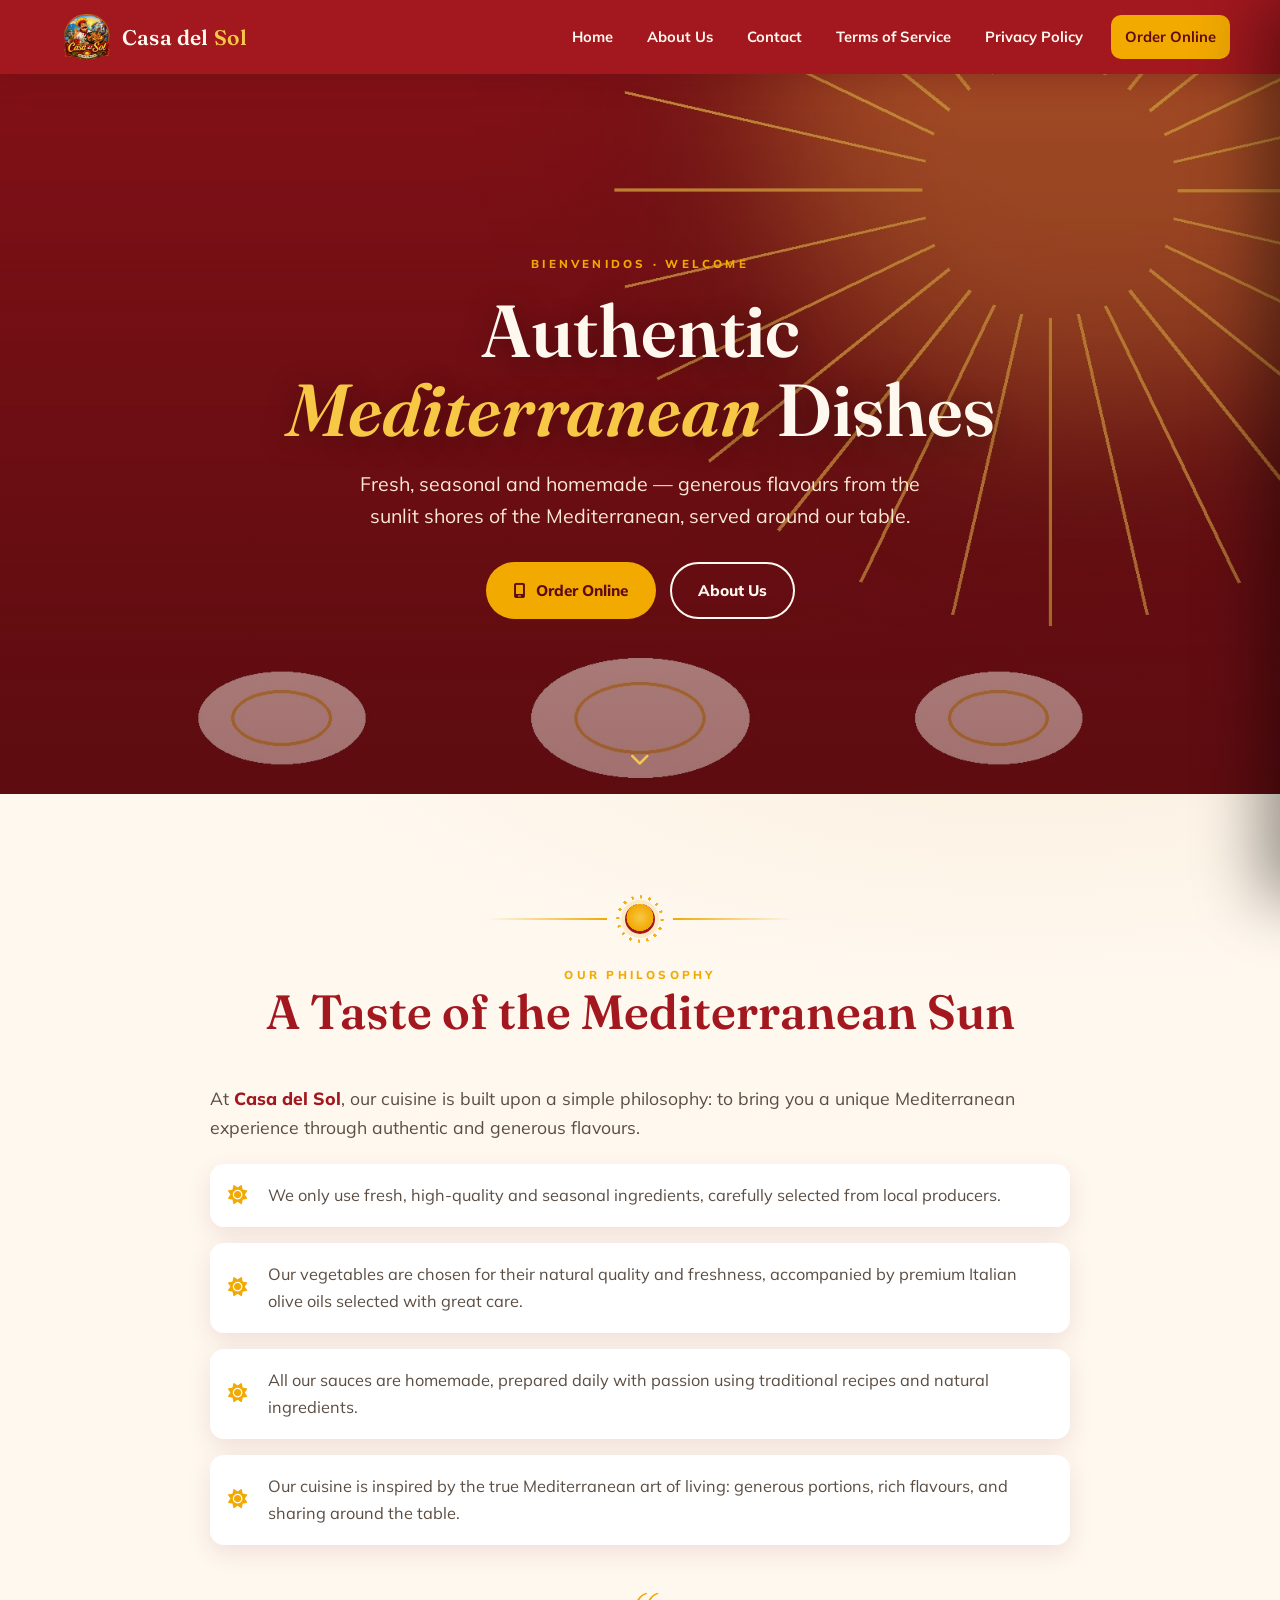
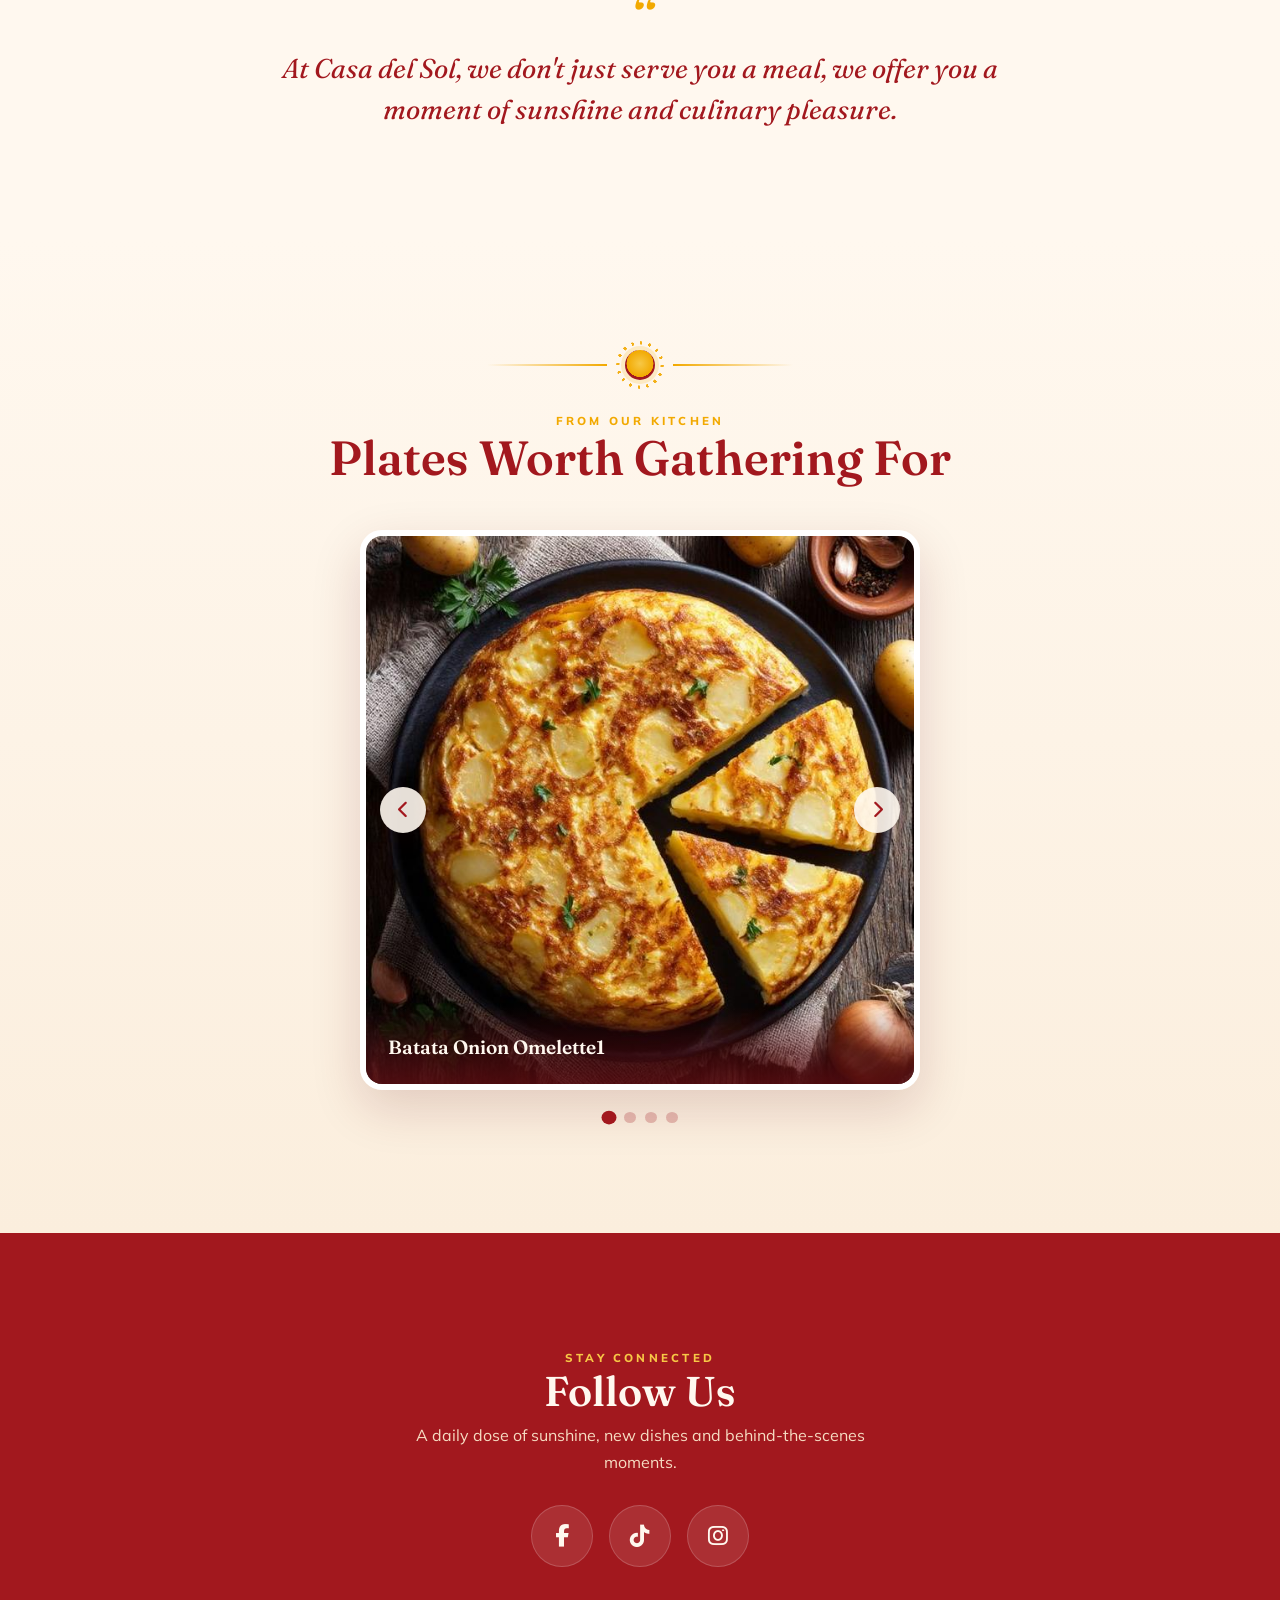
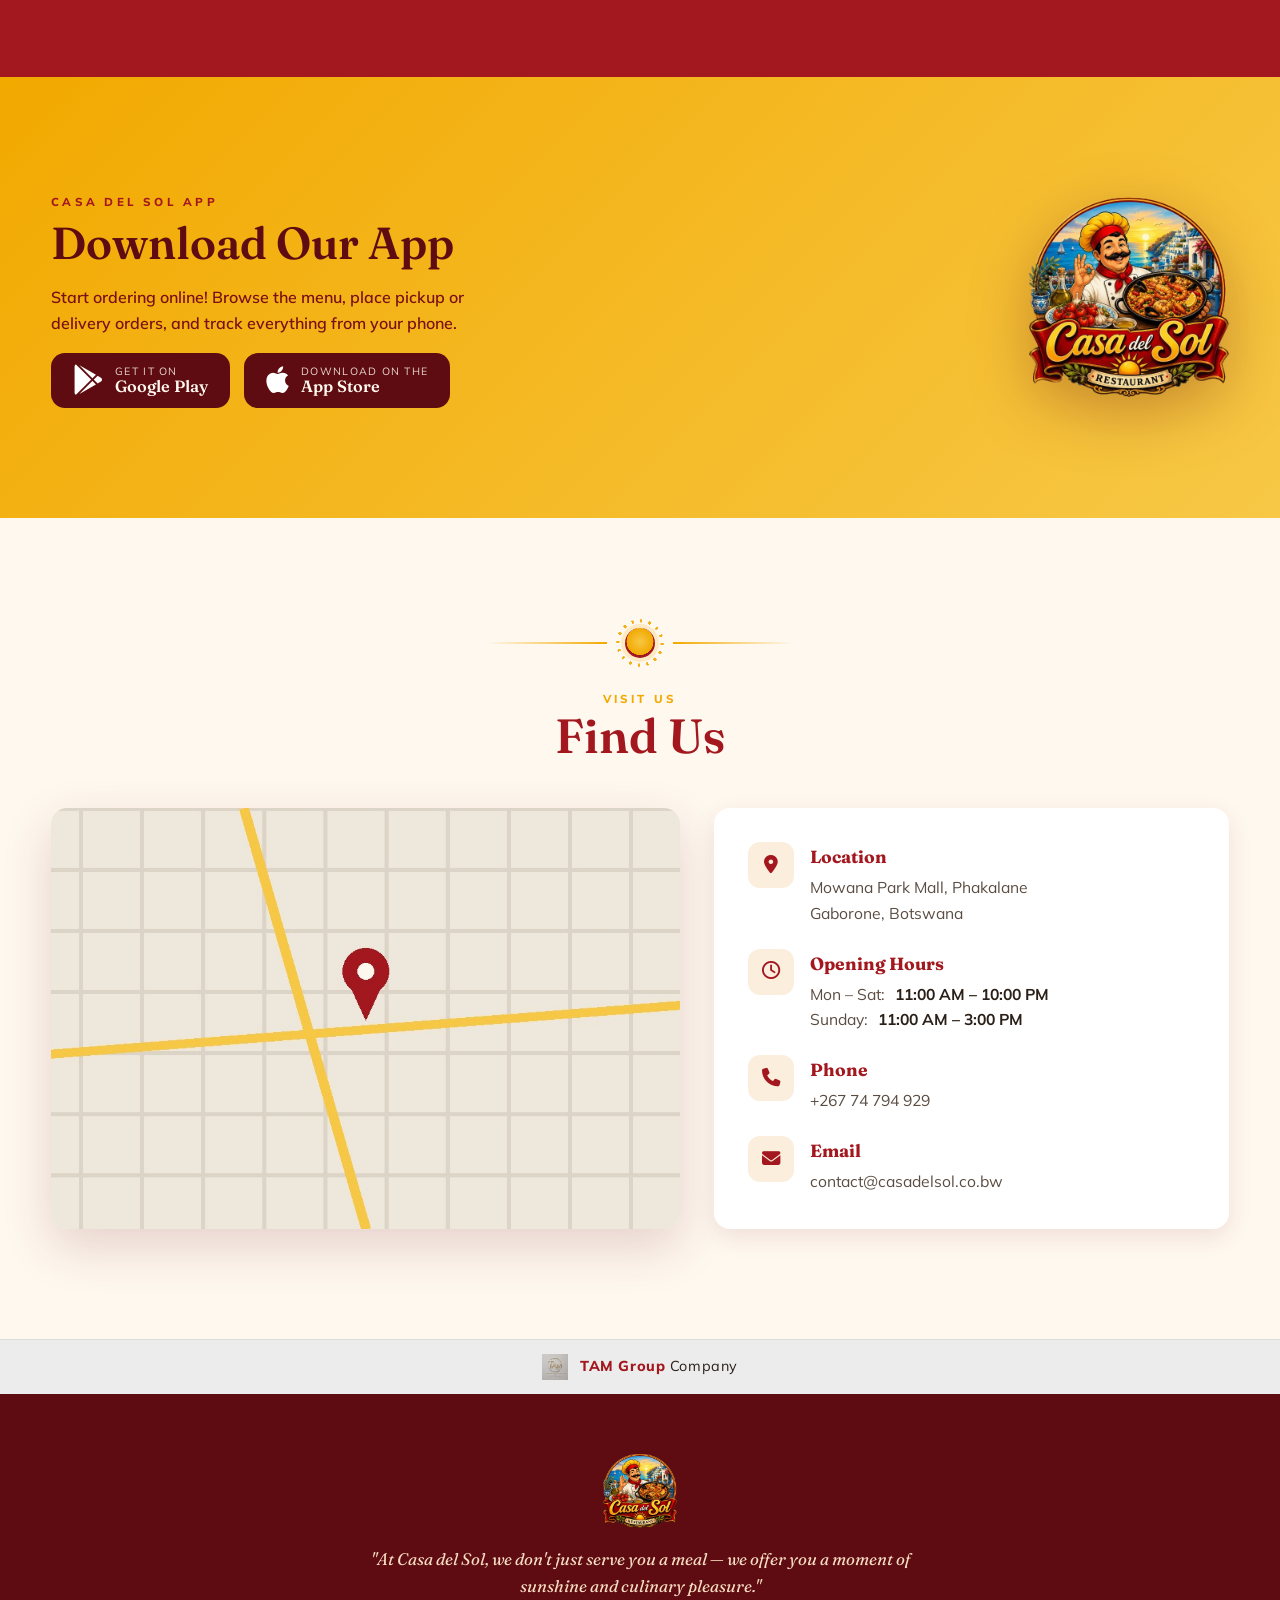
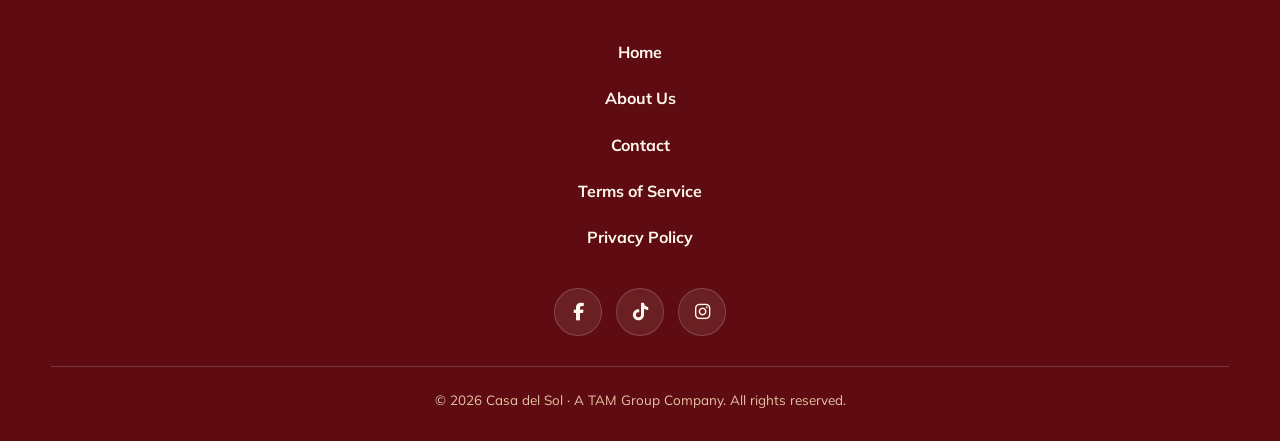
<file: index.html>
<!DOCTYPE html>
<html lang="en">
<head>
  <meta charset="UTF-8" />
  <meta name="viewport" content="width=device-width, initial-scale=1.0" />
  <title>Casa del Sol Restaurant</title>
  <meta name="description" content="Casa del Sol — a sun-drenched Mediterranean table. Fresh, seasonal, homemade. Generous flavours and a moment of sunshine on every plate." />

  <!-- Fonts -->
  <link rel="preconnect" href="https://fonts.googleapis.com">
  <link rel="preconnect" href="https://fonts.gstatic.com" crossorigin>
  <link href="https://fonts.googleapis.com/css2?family=Fraunces:ital,opsz,wght@0,9..144,400;0,9..144,600;1,9..144,500;1,9..144,600&family=Mulish:wght@400;600;700;800&display=swap" rel="stylesheet">
  <!-- Icons -->
  <link rel="stylesheet" href="https://cdnjs.cloudflare.com/ajax/libs/font-awesome/6.5.2/css/all.min.css">
  <!-- Styles -->
  <link rel="stylesheet" href="styles.css" />
  <link rel="icon" type="image/png" href="images/casadelsol.logo.png" />
</head>
<body id="top">

  <!-- ================= HEADER ================= -->
  <header class="site-header">
    <div class="header-inner">
      <a class="brand" href="index.html" aria-label="Casa del Sol home">
        <img src="images/casadelsol.logo.png" alt="Casa del Sol sun emblem" />
        <span class="brand-name">Casa del <b>Sol</b></span>
      </a>

      <nav class="nav-desktop" aria-label="Primary">
        <a href="#top">Home</a>
        <a href="#about">About Us</a>
        <a href="#find-us">Contact</a>
        <a href="terms.html">Terms of Service</a>
        <a href="privacy.html">Privacy Policy</a>
        <a class="btn-order" href="#app">Order Online</a>
      </nav>

      <button class="menu-toggle" aria-label="Open menu" aria-controls="mobileMenu" aria-expanded="false">
        <span></span><span></span><span></span>
      </button>
    </div>
  </header>

  <!-- ================= SLIDE-OUT MENU ================= -->
  <div class="menu-overlay" id="menuOverlay"></div>
  <nav class="mobile-menu" id="mobileMenu" aria-label="Mobile">
    <button type="button" class="mm-close" aria-label="Close menu">
      <i class="fa-solid fa-arrow-left"></i> Back
    </button>
    <a href="#top"><i class="fa-solid fa-house"></i> Home</a>
    <hr>
    <a href="#about"><i class="fa-solid fa-leaf"></i> About Us</a>
    <hr>
   <button type="button" class="mm-contact-toggle" aria-expanded="false" aria-controls="mmContact">
      <i class="fa-solid fa-location-dot"></i> Contact
      <i class="fa-solid fa-chevron-down mm-chev"></i>
    </button>
    <div class="mm-contact" id="mmContact">
      <div><i class="fa-solid fa-phone"></i> +267 74 794 929</div>
      <div><i class="fa-solid fa-envelope"></i> contact@casadelsol.co.bw</div>
    </div>
    <hr>
    <a href="terms.html"><i class="fa-solid fa-file-contract"></i> Terms of Service</a>
    <hr>
    <a href="privacy.html"><i class="fa-solid fa-shield-halved"></i> Privacy Policy</a>
  </nav>

  <!-- ================= HERO ================= -->
  <section class="hero">
    <img class="hero-img" src="images/hero.jpg" alt="A Mediterranean table bathed in golden light" />
    <div class="hero-content">
      <span class="eyebrow">Bienvenidos · Welcome</span>
      <h1>Authentic <span class="em">Mediterranean</span> Dishes</h1>
      <p>Fresh, seasonal and homemade — generous flavours from the sunlit shores of the Mediterranean, served around our table.</p>
      <div class="cta-row">
        <a class="btn btn-gold" href="#app"><i class="fa-solid fa-mobile-screen"></i> Order Online</a>
        <a class="btn btn-ghost" href="#about">About Us</a>
      </div>
    </div>
    <a class="scroll-cue" href="#about" aria-label="Scroll down"><i class="fa-solid fa-chevron-down fa-lg"></i></a>
  </section>

  <!-- ================= PHILOSOPHY (About Us) ================= -->
  <section class="section philosophy" id="about">
    <div class="wrap">
      <div class="section-head reveal">
        <div class="sun-divider"><span class="rule"></span><span class="sun-mark"></span><span class="rule right"></span></div>
        <span class="eyebrow">Our Philosophy</span>
        <h2>A Taste of the Mediterranean Sun</h2>
      </div>

      <div class="philo-grid reveal">
        <p>At <strong>Casa del Sol</strong>, our cuisine is built upon a simple philosophy: to bring you a unique Mediterranean experience through authentic and generous flavours.</p>

        <ul class="philo-list">
          <li>We only use fresh, high-quality and seasonal ingredients, carefully selected from local producers.</li>
          <li>Our vegetables are chosen for their natural quality and freshness, accompanied by premium Italian olive oils selected with great care.</li>
          <li>All our sauces are homemade, prepared daily with passion using traditional recipes and natural ingredients.</li>
          <li>Our cuisine is inspired by the true Mediterranean art of living: generous portions, rich flavours, and sharing around the table.</li>
        </ul>

        <blockquote class="pull-quote">
          At Casa del Sol, we don't just serve you a meal, we offer you a moment of sunshine and culinary pleasure.
        </blockquote>
      </div>
    </div>
  </section>

  <!-- ================= GALLERY / SLIDESHOW ================= -->
  <section class="section gallery">
    <div class="wrap">
      <div class="section-head reveal">
        <div class="sun-divider"><span class="rule"></span><span class="sun-mark"></span><span class="rule right"></span></div>
        <span class="eyebrow">From Our Kitchen</span>
        <h2>Plates Worth Gathering For</h2>
      </div>

      <div class="reveal">
        <div class="slideshow" aria-roledescription="carousel" aria-label="Dishes at Casa del Sol">
          <div class="slides">
            <div class="slide active"><img src="images/batata onion omelette1.jpeg" alt="Mezze and sharing plates"><div class="slide-cap">Batata Onion Omelette1</div></div>
            <div class="slide"><img src="images/Beef Bourguignon2.jpeg" alt="Wood-fired mains"><div class="slide-cap">Beef Bourguignon</div></div>
            <div class="slide"><img src="images/Coq au Vin2.jpeg" alt="Fresh daily pastas"><div class="slide-cap">Coq au Vin</div></div>
            <div class="slide"><img src="images/bell pepper salad1.jpeg" alt="Sun-ripened desserts"><div class="slide-cap">Bell Pepper Salad</div></div>
          </div>
          <button class="slide-arrow prev" aria-label="Previous slide"><i class="fa-solid fa-chevron-left"></i></button>
          <button class="slide-arrow next" aria-label="Next slide"><i class="fa-solid fa-chevron-right"></i></button>
        </div>
        <div class="dots" role="tablist" aria-label="Slide navigation"></div>
      </div>
    </div>
  </section>

  <!-- ================= FOLLOW US ================= -->
  <section class="section social">
    <div class="wrap reveal">
      <span class="eyebrow">Stay Connected</span>
      <h2>Follow Us</h2>
      <p>A daily dose of sunshine, new dishes and behind-the-scenes moments.</p>
      <div class="social-row">
        <a href="#" aria-label="Facebook" title="Facebook"><i class="fa-brands fa-facebook-f"></i></a>
        <a href="#" aria-label="TikTok" title="TikTok"><i class="fa-brands fa-tiktok"></i></a>
        <a href="#" aria-label="Instagram" title="Instagram"><i class="fa-brands fa-instagram"></i></a>
      </div>
    </div>
  </section>

  <!-- ================= APP DOWNLOAD ================= -->
  <section class="section appdl" id="app">
    <div class="wrap inner reveal">
      <div class="copy">
        <span class="eyebrow">Casa del Sol App</span>
        <h2>Download Our App</h2>
        <p>Start ordering online! Browse the menu, place pickup or delivery orders, and track everything from your phone.</p>
        <div class="store-row">
          <a class="store-btn" href="#" aria-label="Download on Google Play">
            <i class="fa-brands fa-google-play"></i>
            <span class="st"><small>Get it on</small><b>Google Play</b></span>
          </a>
          <a class="store-btn" href="#" aria-label="Download on the App Store">
            <i class="fa-brands fa-apple"></i>
            <span class="st"><small>Download on the</small><b>App Store</b></span>
          </a>
        </div>
      </div>
      <div class="app-emblem"><img src="images/casadelsol.logo.png" alt="Casa del Sol app icon"></div>
    </div>
  </section>

  <!-- ================= FIND US ================= -->
  <section class="section findus" id="find-us">
    <div class="wrap">
      <div class="section-head reveal">
        <div class="sun-divider"><span class="rule"></span><span class="sun-mark"></span><span class="rule right"></span></div>
        <span class="eyebrow">Visit Us</span>
        <h2>Find Us</h2>
      </div>

      <div class="findus-grid reveal">
        <div class="map-card">
          <!-- Replace this <img> with a Google Maps embed iframe when you have the exact pin:
               <iframe src="https://www.google.com/maps/embed?pb=YOUR_EMBED" loading="lazy"></iframe> -->
          <img src="images/map.jpg" alt="Map showing Casa del Sol location">
        </div>

        <div class="info-card">
          <div class="info-row">
            <span class="ic"><i class="fa-solid fa-location-dot"></i></span>
            <div>
              <h4>Location</h4>
              <p>Mowana Park Mall, Phakalane <br>Gaborone, Botswana</p>
            </div>
          </div>
          <div class="info-row">
            <span class="ic"><i class="fa-regular fa-clock"></i></span>
            <div style="flex:1">
              <h4>Opening Hours</h4>
              <p class="hours-line"><span>Mon – Sat:</span><span>11:00 AM – 10:00 PM</span></p>
              <p class="hours-line"><span>Sunday:</span><span>11:00 AM – 3:00 PM</span></p>
            </div>
          </div>
          <div class="info-row">
            <span class="ic"><i class="fa-solid fa-phone"></i></span>
            <div>
              <h4>Phone</h4>
              <p><a href="tel:+26774794929">+267 74 794 929</a></p>
            </div>
          </div>
          <div class="info-row">
            <span class="ic"><i class="fa-solid fa-envelope"></i></span>
            <div>
              <h4>Email</h4>
              <p><a href="mailto:contact@casadelsol.co.bw">contact@casadelsol.co.bw</a></p>
            </div>
          </div>
        </div>
      </div>
    </div>
  </section>

  <!-- ================= THIN FOOTER ================= -->
  <div class="footer-thin">
    <img src="images/logo.png" alt="TAM Group logo">
    <span><b>TAM Group</b> Company</span>
  </div>

  <!-- ================= MAIN FOOTER ================= -->
  <footer class="footer-main">
    <div class="wrap">
      <img class="f-logo" src="images/casadelsol.logo.png" alt="Casa del Sol">
      <p class="footer-tag">"At Casa del Sol, we don't just serve you a meal — we offer you a moment of sunshine and culinary pleasure."</p>

      <nav class="footer-nav" aria-label="Footer">
        <a href="#top">Home</a>
        <a href="#about">About Us</a>
        <a href="#find-us">Contact</a>
        <a href="terms.html">Terms of Service</a>
        <a href="privacy.html">Privacy Policy</a>
      </nav>

      <div class="footer-social">
        <a href="#" aria-label="Facebook"><i class="fa-brands fa-facebook-f"></i></a>
        <a href="#" aria-label="TikTok"><i class="fa-brands fa-tiktok"></i></a>
        <a href="#" aria-label="Instagram"><i class="fa-brands fa-instagram"></i></a>
      </div>

      <div class="footer-base">
        © <span id="year"></span> Casa del Sol · A TAM Group Company. All rights reserved.
      </div>
    </div>
  </footer>

  <script>document.getElementById("year").textContent = new Date().getFullYear();</script>
  <script src="script.js"></script>
</body>
</html>
</file>
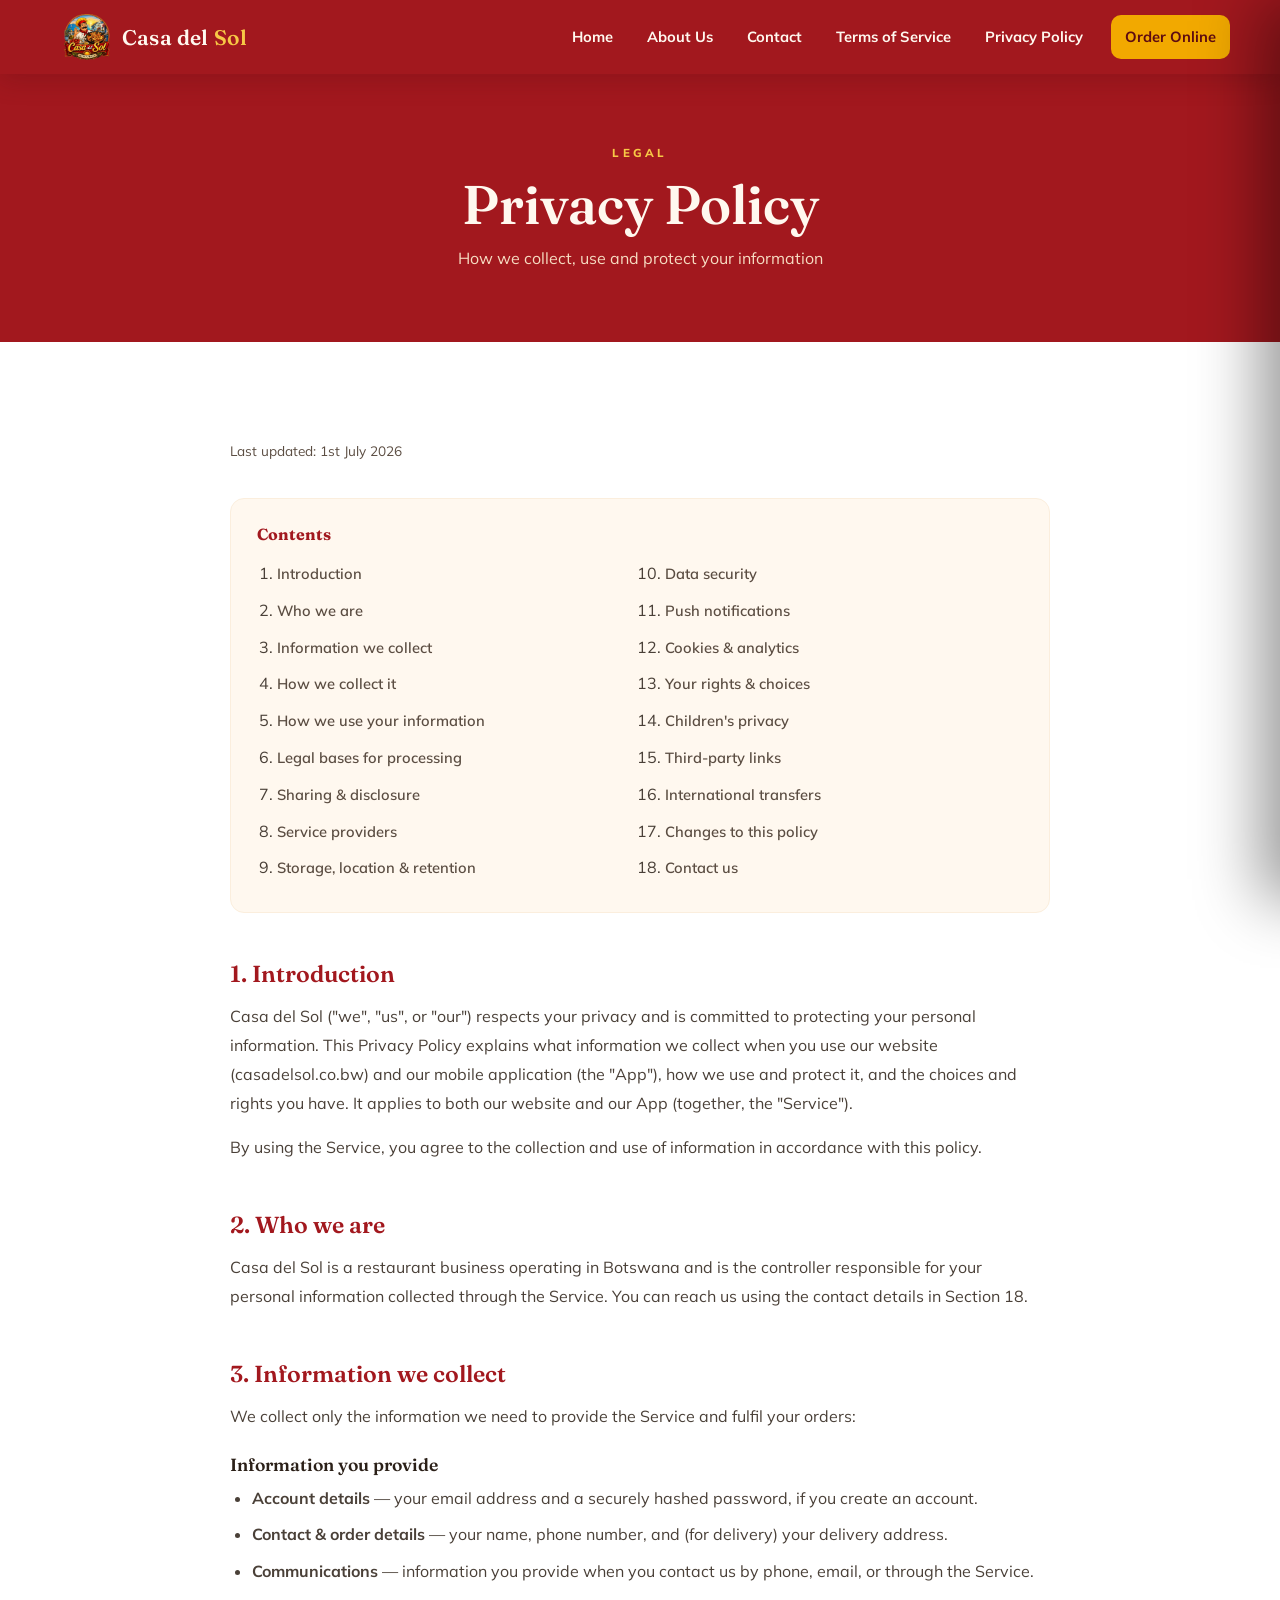
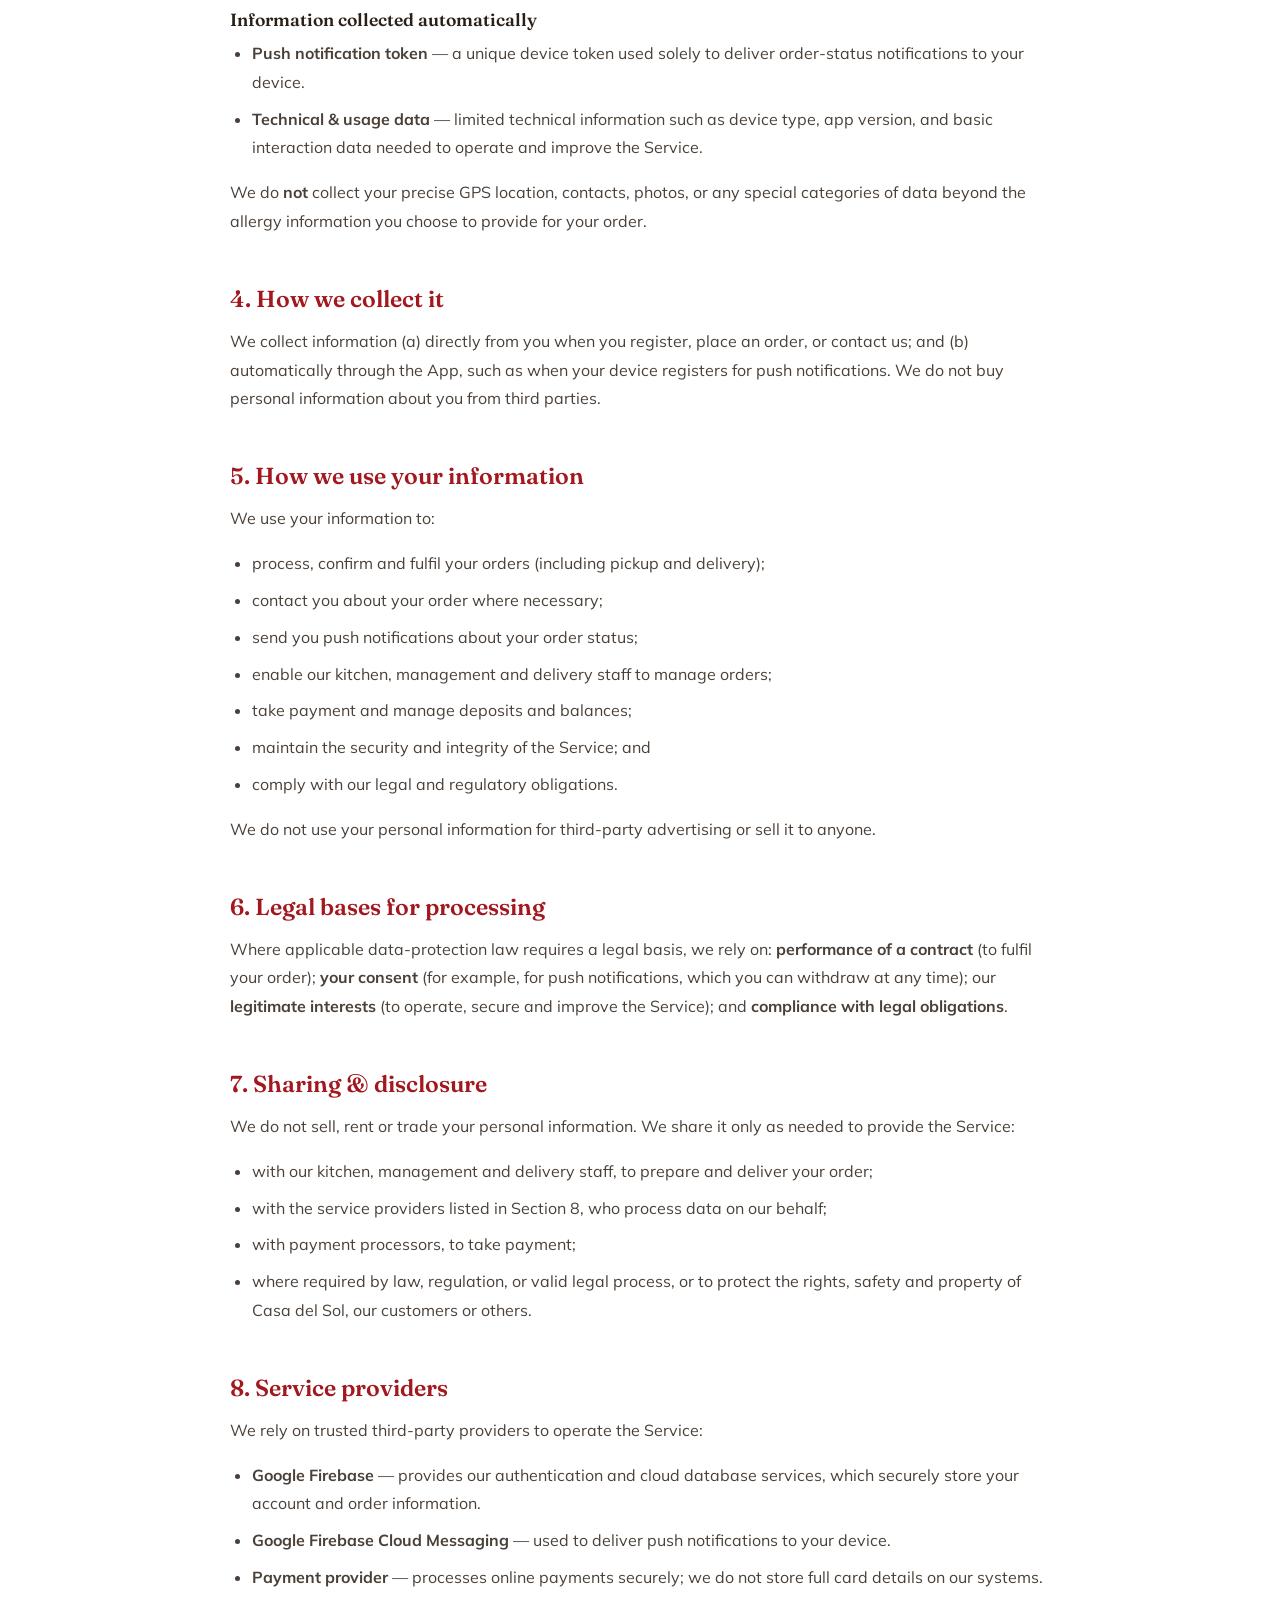
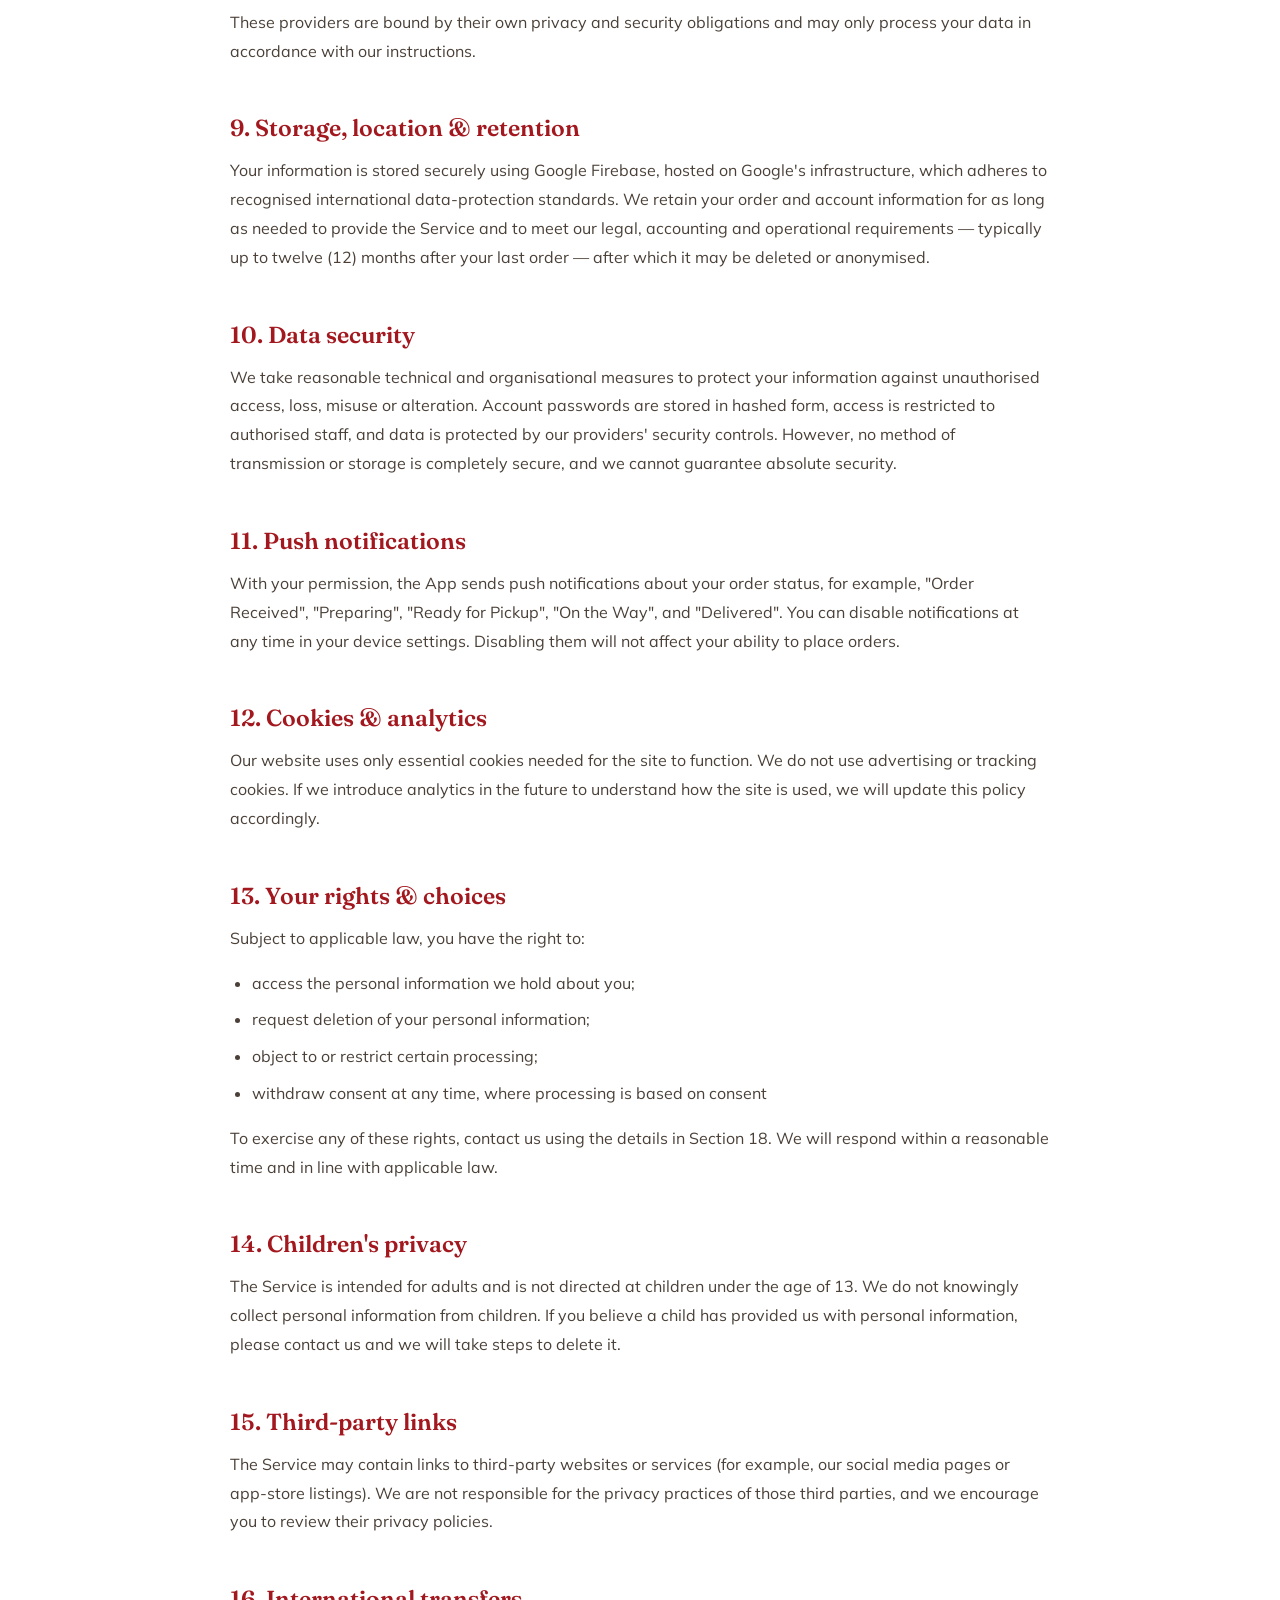
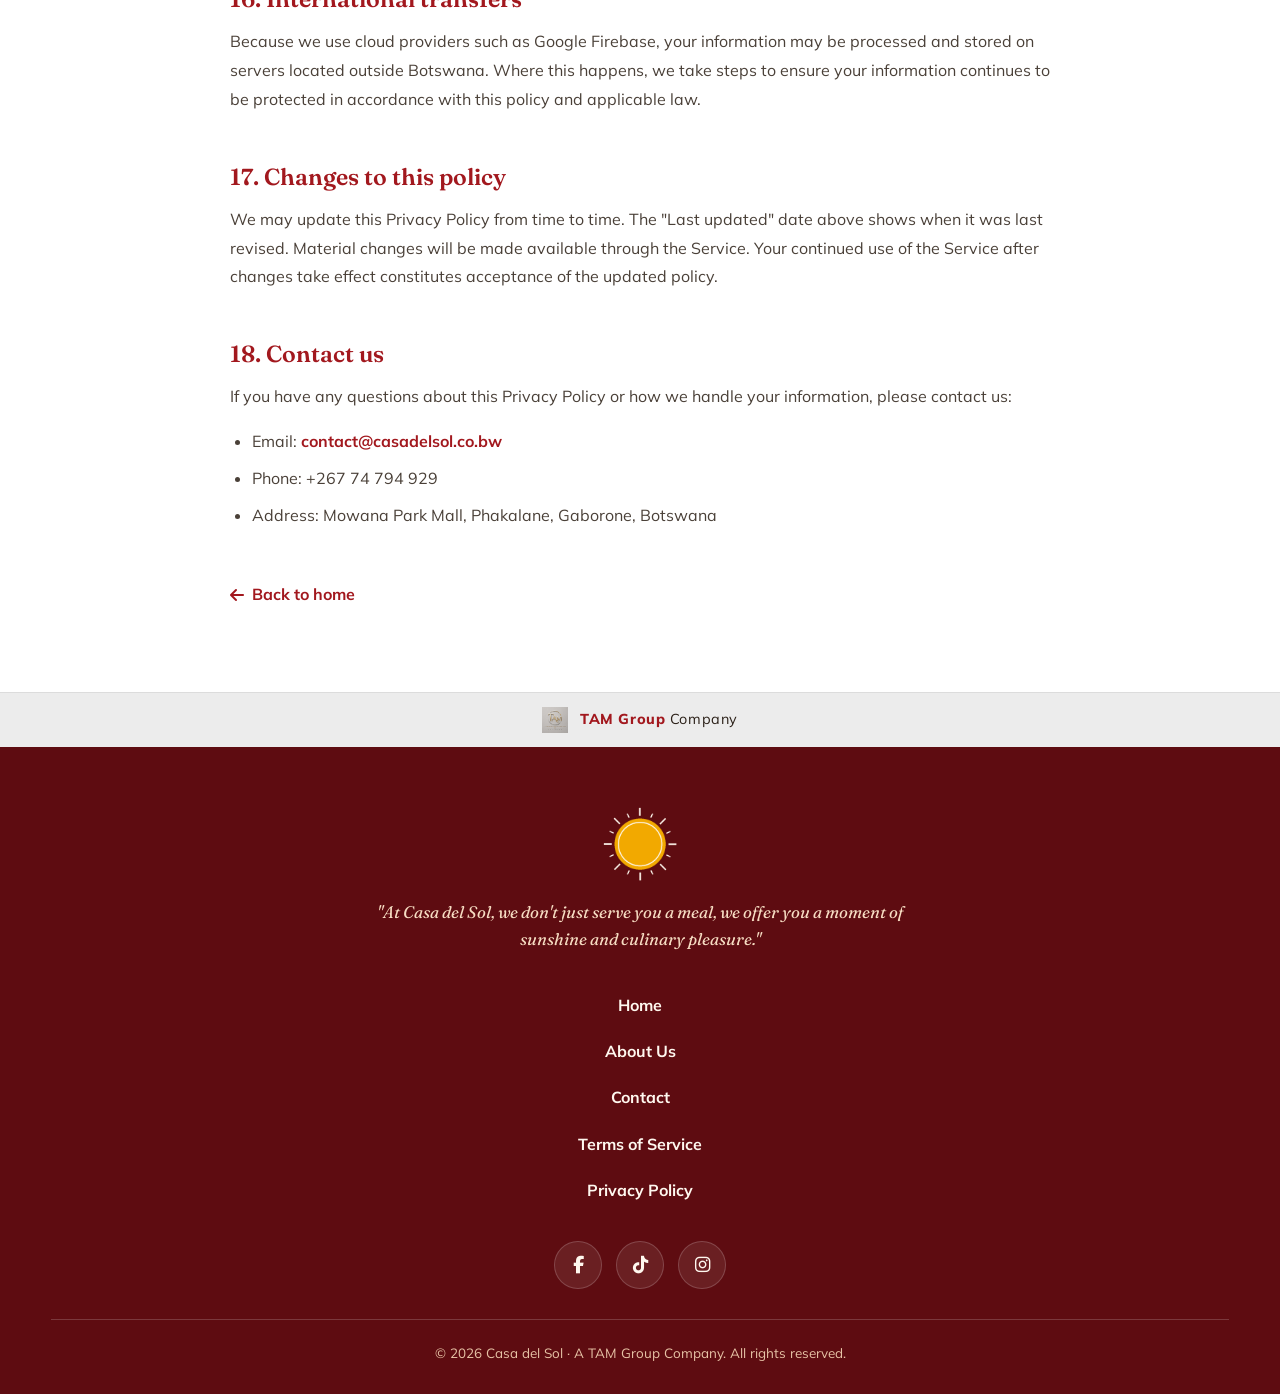
<file: privacy.html>
<!DOCTYPE html>
<html lang="en">
<head>
  <meta charset="UTF-8" />
  <meta name="viewport" content="width=device-width, initial-scale=1.0" />
  <title>Privacy Policy — Casa del Sol</title>
  <meta name="description" content="How Casa del Sol collects, uses, and protects your personal information across our website and mobile application." />
  <link rel="preconnect" href="https://fonts.googleapis.com">
  <link rel="preconnect" href="https://fonts.gstatic.com" crossorigin>
  <link href="https://fonts.googleapis.com/css2?family=Fraunces:ital,opsz,wght@0,9..144,400;0,9..144,600;1,9..144,500;1,9..144,600&family=Mulish:wght@400;600;700;800&display=swap" rel="stylesheet">
  <link rel="stylesheet" href="https://cdnjs.cloudflare.com/ajax/libs/font-awesome/6.5.2/css/all.min.css">
  <link rel="stylesheet" href="styles.css" />
  <link rel="icon" type="image/png" href="images/casadelsol.logo.png" />
</head>
<body id="top">

  <!-- HEADER -->
  <header class="site-header">
    <div class="header-inner">
      <a class="brand" href="index.html" aria-label="Casa del Sol home">
        <img src="images/casadelsol.logo.png" alt="Casa del Sol sun emblem" />
        <span class="brand-name">Casa del <b>Sol</b></span>
      </a>
      <nav class="nav-desktop" aria-label="Primary">
        <a href="index.html#top">Home</a>
        <a href="index.html#about">About Us</a>
        <a href="index.html#find-us">Contact</a>
        <a href="terms.html">Terms of Service</a>
        <a href="privacy.html">Privacy Policy</a>
        <a class="btn-order" href="index.html#app">Order Online</a>
      </nav>
      <button class="menu-toggle" aria-label="Open menu" aria-controls="mobileMenu" aria-expanded="false">
        <span></span><span></span><span></span>
      </button>
    </div>
  </header>

  <div class="menu-overlay" id="menuOverlay"></div>
  <nav class="mobile-menu" id="mobileMenu" aria-label="Mobile">
    <a href="index.html#top"><i class="fa-solid fa-house"></i> Home</a>
    <hr>
    <a href="index.html#about"><i class="fa-solid fa-leaf"></i> About Us</a>
    <hr>
    <a href="index.html#find-us"><i class="fa-solid fa-location-dot"></i> Contact</a>
    <div class="mm-contact">
      <div><i class="fa-solid fa-phone"></i> +267 74 794 929</div>
      <div><i class="fa-solid fa-envelope"></i> contact@casadelsol.co.bw</div>
    </div>
    <hr>
    <a href="terms.html"><i class="fa-solid fa-file-contract"></i> Terms of Service</a>
    <hr>
    <a href="privacy.html"><i class="fa-solid fa-shield-halved"></i> Privacy Policy</a>
  </nav>

  <!-- LEGAL HERO -->
  <section class="legal-hero">
    <span class="eyebrow">Legal</span>
    <h1>Privacy Policy</h1>
    <p>How we collect, use and protect your information</p>
  </section>

  <!-- CONTENT -->
  <main class="legal">
    <div class="legal-wrap">
      <p class="updated">Last updated: 1st July 2026</p>

      <div class="legal-toc">
        <h4>Contents</h4>
        <ol>
          <li><a href="#p1">Introduction</a></li>
          <li><a href="#p2">Who we are</a></li>
          <li><a href="#p3">Information we collect</a></li>
          <li><a href="#p4">How we collect it</a></li>
          <li><a href="#p5">How we use your information</a></li>
          <li><a href="#p6">Legal bases for processing</a></li>
          <li><a href="#p7">Sharing &amp; disclosure</a></li>
          <li><a href="#p8">Service providers</a></li>
          <li><a href="#p9">Storage, location &amp; retention</a></li>
          <li><a href="#p10">Data security</a></li>
          <li><a href="#p11">Push notifications</a></li>
          <li><a href="#p12">Cookies &amp; analytics</a></li>
          <li><a href="#p13">Your rights &amp; choices</a></li>
          <li><a href="#p14">Children's privacy</a></li>
          <li><a href="#p15">Third-party links</a></li>
          <li><a href="#p16">International transfers</a></li>
          <li><a href="#p17">Changes to this policy</a></li>
          <li><a href="#p18">Contact us</a></li>
        </ol>
      </div>

      <h2 id="p1">1. Introduction</h2>
      <p>Casa del Sol ("we", "us", or "our") respects your privacy and is committed to protecting your personal information. This Privacy Policy explains what information we collect when you use our website (casadelsol.co.bw) and our mobile application (the "App"), how we use and protect it, and the choices and rights you have. It applies to both our website and our App (together, the "Service").</p>
      <p>By using the Service, you agree to the collection and use of information in accordance with this policy.</p>

      <h2 id="p2">2. Who we are</h2>
      <p>Casa del Sol is a restaurant business operating in Botswana and is the controller responsible for your personal information collected through the Service. You can reach us using the contact details in Section 18.</p>

      <h2 id="p3">3. Information we collect</h2>
      <p>We collect only the information we need to provide the Service and fulfil your orders:</p>
      <h3>Information you provide</h3>
      <ul>
        <li><strong>Account details</strong> — your email address and a securely hashed password, if you create an account.</li>
        <li><strong>Contact &amp; order details</strong> — your name, phone number, and (for delivery) your delivery address.</li>
        <li><strong>Communications</strong> — information you provide when you contact us by phone, email, or through the Service.</li>
      </ul>
      <h3>Information collected automatically</h3>
      <ul>
        <li><strong>Push notification token</strong> — a unique device token used solely to deliver order-status notifications to your device.</li>
        <li><strong>Technical &amp; usage data</strong> — limited technical information such as device type, app version, and basic interaction data needed to operate and improve the Service.</li>
      </ul>
      <p>We do <strong>not</strong> collect your precise GPS location, contacts, photos, or any special categories of data beyond the allergy information you choose to provide for your order.</p>

      <h2 id="p4">4. How we collect it</h2>
      <p>We collect information (a) directly from you when you register, place an order, or contact us; and (b) automatically through the App, such as when your device registers for push notifications. We do not buy personal information about you from third parties.</p>

      <h2 id="p5">5. How we use your information</h2>
      <p>We use your information to:</p>
      <ul>
        <li>process, confirm and fulfil your orders (including pickup and delivery);</li>
        <li>contact you about your order where necessary;</li>
        <li>send you push notifications about your order status;</li>
        <li>enable our kitchen, management and delivery staff to manage orders;</li>
        <li>take payment and manage deposits and balances;</li>
        <li>maintain the security and integrity of the Service; and</li>
        <li>comply with our legal and regulatory obligations.</li>
      </ul>
      <p>We do not use your personal information for third-party advertising or sell it to anyone.</p>

      <h2 id="p6">6. Legal bases for processing</h2>
      <p>Where applicable data-protection law requires a legal basis, we rely on: <strong>performance of a contract</strong> (to fulfil your order); <strong>your consent</strong> (for example, for push notifications, which you can withdraw at any time); our <strong>legitimate interests</strong> (to operate, secure and improve the Service); and <strong>compliance with legal obligations</strong>.</p>

      <h2 id="p7">7. Sharing &amp; disclosure</h2>
      <p>We do not sell, rent or trade your personal information. We share it only as needed to provide the Service:</p>
      <ul>
        <li>with our kitchen, management and delivery staff, to prepare and deliver your order;</li>
        <li>with the service providers listed in Section 8, who process data on our behalf;</li>
        <li>with payment processors, to take payment;</li>
        <li>where required by law, regulation, or valid legal process, or to protect the rights, safety and property of Casa del Sol, our customers or others.</li>
      </ul>

      <h2 id="p8">8. Service providers</h2>
      <p>We rely on trusted third-party providers to operate the Service:</p>
      <ul>
        <li><strong>Google Firebase</strong> — provides our authentication and cloud database services, which securely store your account and order information.</li>
        <li><strong>Google Firebase Cloud Messaging</strong> — used to deliver push notifications to your device.</li>
        <li><strong>Payment provider</strong> — processes online payments securely; we do not store full card details on our systems.</li>
      </ul>
      <p>These providers are bound by their own privacy and security obligations and may only process your data in accordance with our instructions.</p>

      <h2 id="p9">9. Storage, location &amp; retention</h2>
      <p>Your information is stored securely using Google Firebase, hosted on Google's infrastructure, which adheres to recognised international data-protection standards. We retain your order and account information for as long as needed to provide the Service and to meet our legal, accounting and operational requirements — typically up to twelve (12) months after your last order — after which it may be deleted or anonymised.</p>

      <h2 id="p10">10. Data security</h2>
      <p>We take reasonable technical and organisational measures to protect your information against unauthorised access, loss, misuse or alteration. Account passwords are stored in hashed form, access is restricted to authorised staff, and data is protected by our providers' security controls. However, no method of transmission or storage is completely secure, and we cannot guarantee absolute security.</p>

      <h2 id="p11">11. Push notifications</h2>
      <p>With your permission, the App sends push notifications about your order status, for example, "Order Received", "Preparing", "Ready for Pickup", "On the Way", and "Delivered". You can disable notifications at any time in your device settings. Disabling them will not affect your ability to place orders.</p>

      <h2 id="p12">12. Cookies &amp; analytics</h2>
      <p>Our website uses only essential cookies needed for the site to function. We do not use advertising or tracking cookies. If we introduce analytics in the future to understand how the site is used, we will update this policy accordingly.</p>

      <h2 id="p13">13. Your rights &amp; choices</h2>
      <p>Subject to applicable law, you have the right to:</p>
      <ul>
        <li>access the personal information we hold about you;</li>
        <li>request deletion of your personal information;</li>
        <li>object to or restrict certain processing;</li>
        <li>withdraw consent at any time, where processing is based on consent</li>
      </ul>
      <p>To exercise any of these rights, contact us using the details in Section 18. We will respond within a reasonable time and in line with applicable law.</p>

      <h2 id="p14">14. Children's privacy</h2>
      <p>The Service is intended for adults and is not directed at children under the age of 13. We do not knowingly collect personal information from children. If you believe a child has provided us with personal information, please contact us and we will take steps to delete it.</p>

      <h2 id="p15">15. Third-party links</h2>
      <p>The Service may contain links to third-party websites or services (for example, our social media pages or app-store listings). We are not responsible for the privacy practices of those third parties, and we encourage you to review their privacy policies.</p>

      <h2 id="p16">16. International transfers</h2>
      <p>Because we use cloud providers such as Google Firebase, your information may be processed and stored on servers located outside Botswana. Where this happens, we take steps to ensure your information continues to be protected in accordance with this policy and applicable law.</p>

      <h2 id="p17">17. Changes to this policy</h2>
      <p>We may update this Privacy Policy from time to time. The "Last updated" date above shows when it was last revised. Material changes will be made available through the Service. Your continued use of the Service after changes take effect constitutes acceptance of the updated policy.</p>

      <h2 id="p18">18. Contact us</h2>
      <p>If you have any questions about this Privacy Policy or how we handle your information, please contact us:</p>
      <ul>
        <li>Email: <a href="mailto:hello@casadelsol.co.bw">contact@casadelsol.co.bw</a></li>
        <li>Phone: +267 74 794 929</li>
        <li>Address: Mowana Park Mall, Phakalane, Gaborone, Botswana</li>
      </ul>

      <a class="back-home" href="index.html"><i class="fa-solid fa-arrow-left"></i> Back to home</a>
    </div>
  </main>

  <!-- THIN FOOTER -->
  <div class="footer-thin">
    <img src="images/logo.png" alt="TAM Group logo">
    <span><b>TAM Group</b> Company</span>
  </div>

  <!-- MAIN FOOTER -->
  <footer class="footer-main">
    <div class="wrap">
      <img class="f-logo" src="images/logo-light.png" alt="Casa del Sol">
      <p class="footer-tag">"At Casa del Sol, we don't just serve you a meal, we offer you a moment of sunshine and culinary pleasure."</p>
      <nav class="footer-nav" aria-label="Footer">
        <a href="index.html#top">Home</a>
        <a href="index.html#about">About Us</a>
        <a href="index.html#find-us">Contact</a>
        <a href="terms.html">Terms of Service</a>
        <a href="privacy.html">Privacy Policy</a>
      </nav>
      <div class="footer-social">
        <a href="#" aria-label="Facebook"><i class="fa-brands fa-facebook-f"></i></a>
        <a href="#" aria-label="TikTok"><i class="fa-brands fa-tiktok"></i></a>
        <a href="#" aria-label="Instagram"><i class="fa-brands fa-instagram"></i></a>
      </div>
      <div class="footer-base">© <span id="year"></span> Casa del Sol · A TAM Group Company. All rights reserved.</div>
    </div>
  </footer>

  <script>document.getElementById("year").textContent = new Date().getFullYear();</script>
  <script src="script.js"></script>
</body>
</html>
</file>
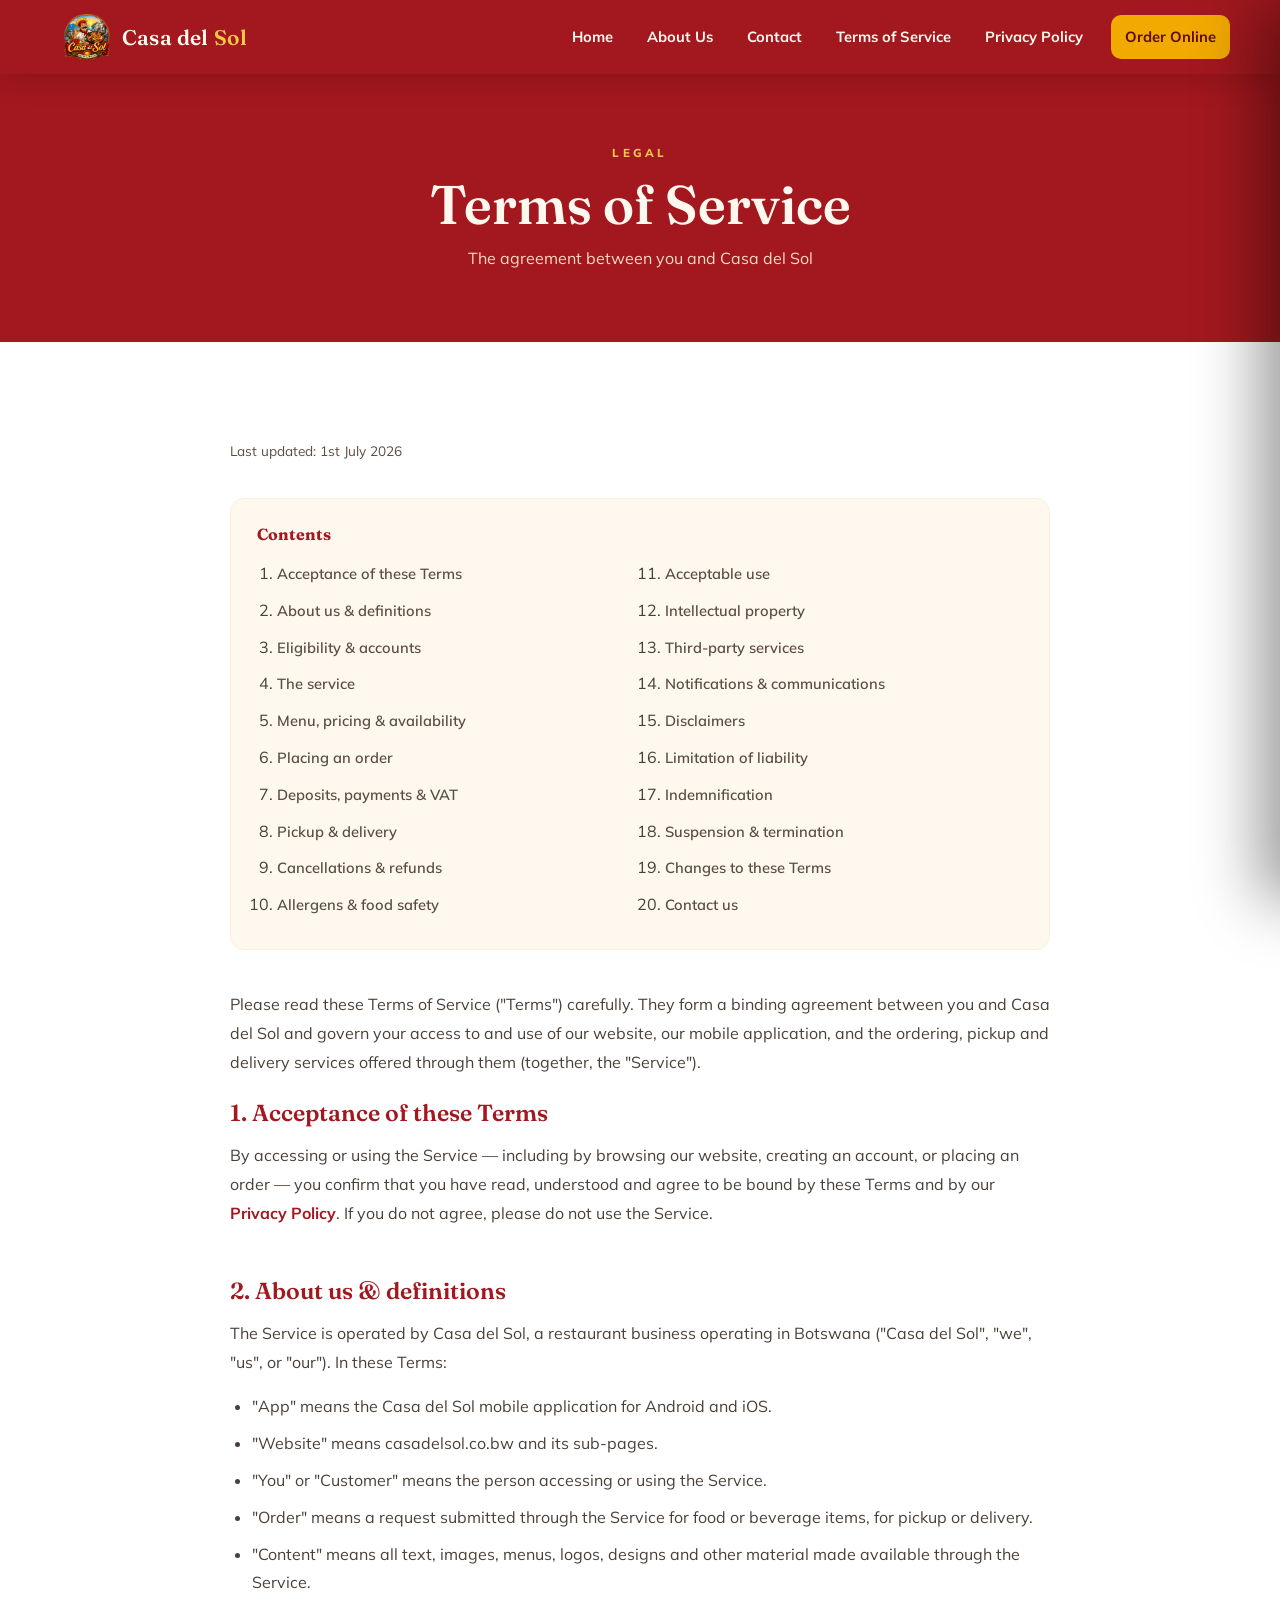
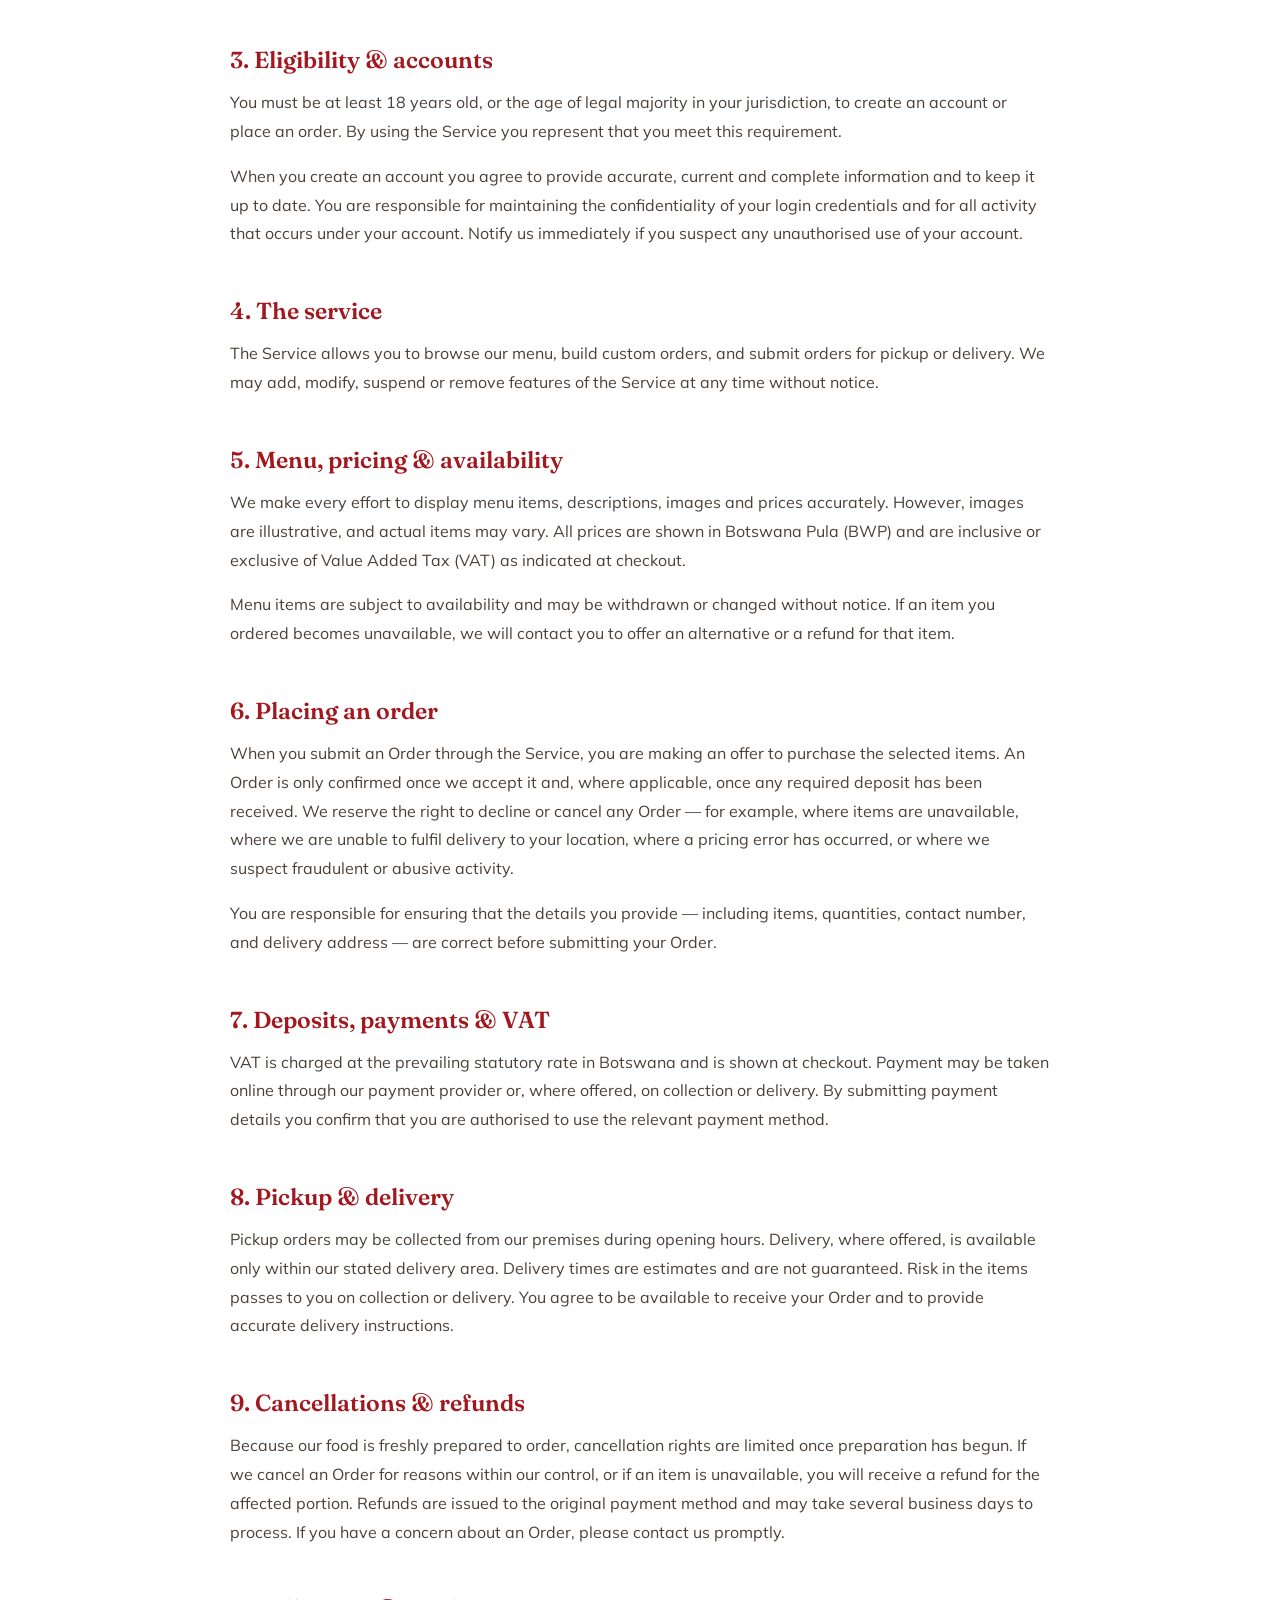
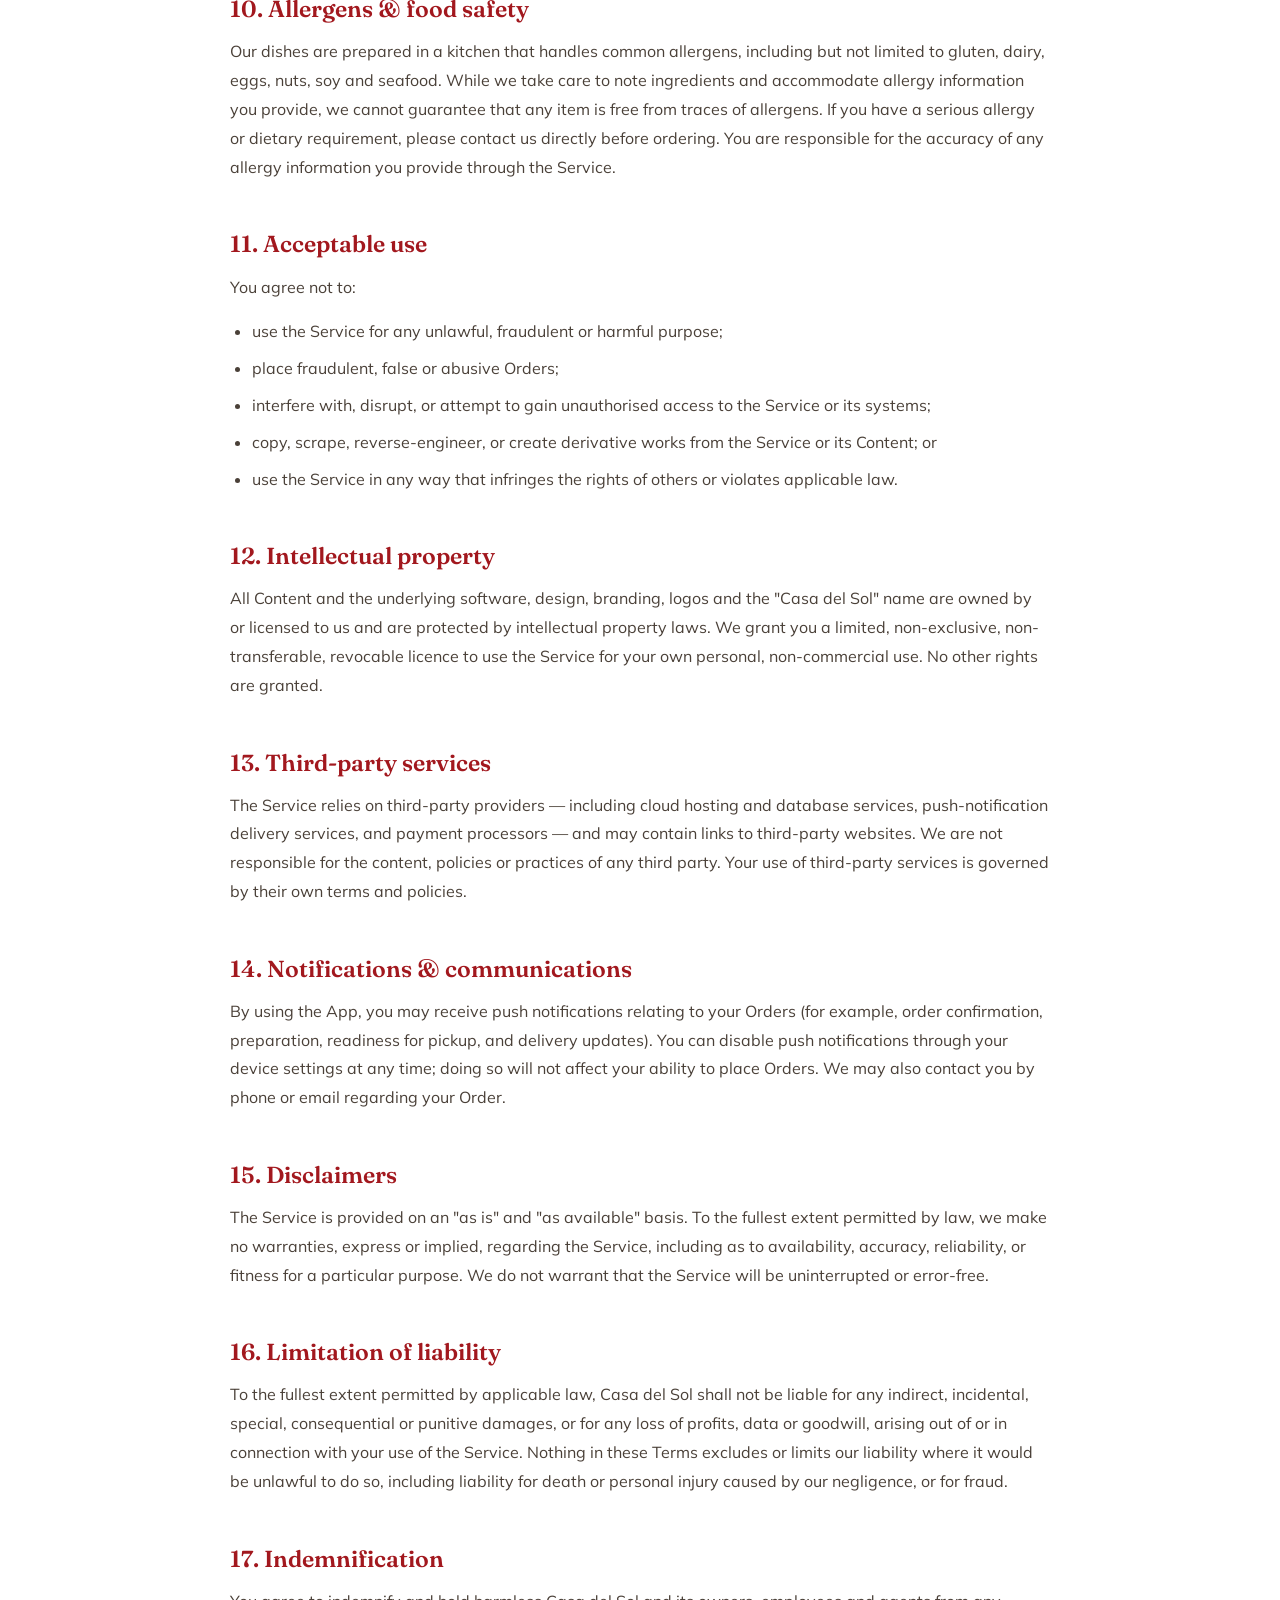
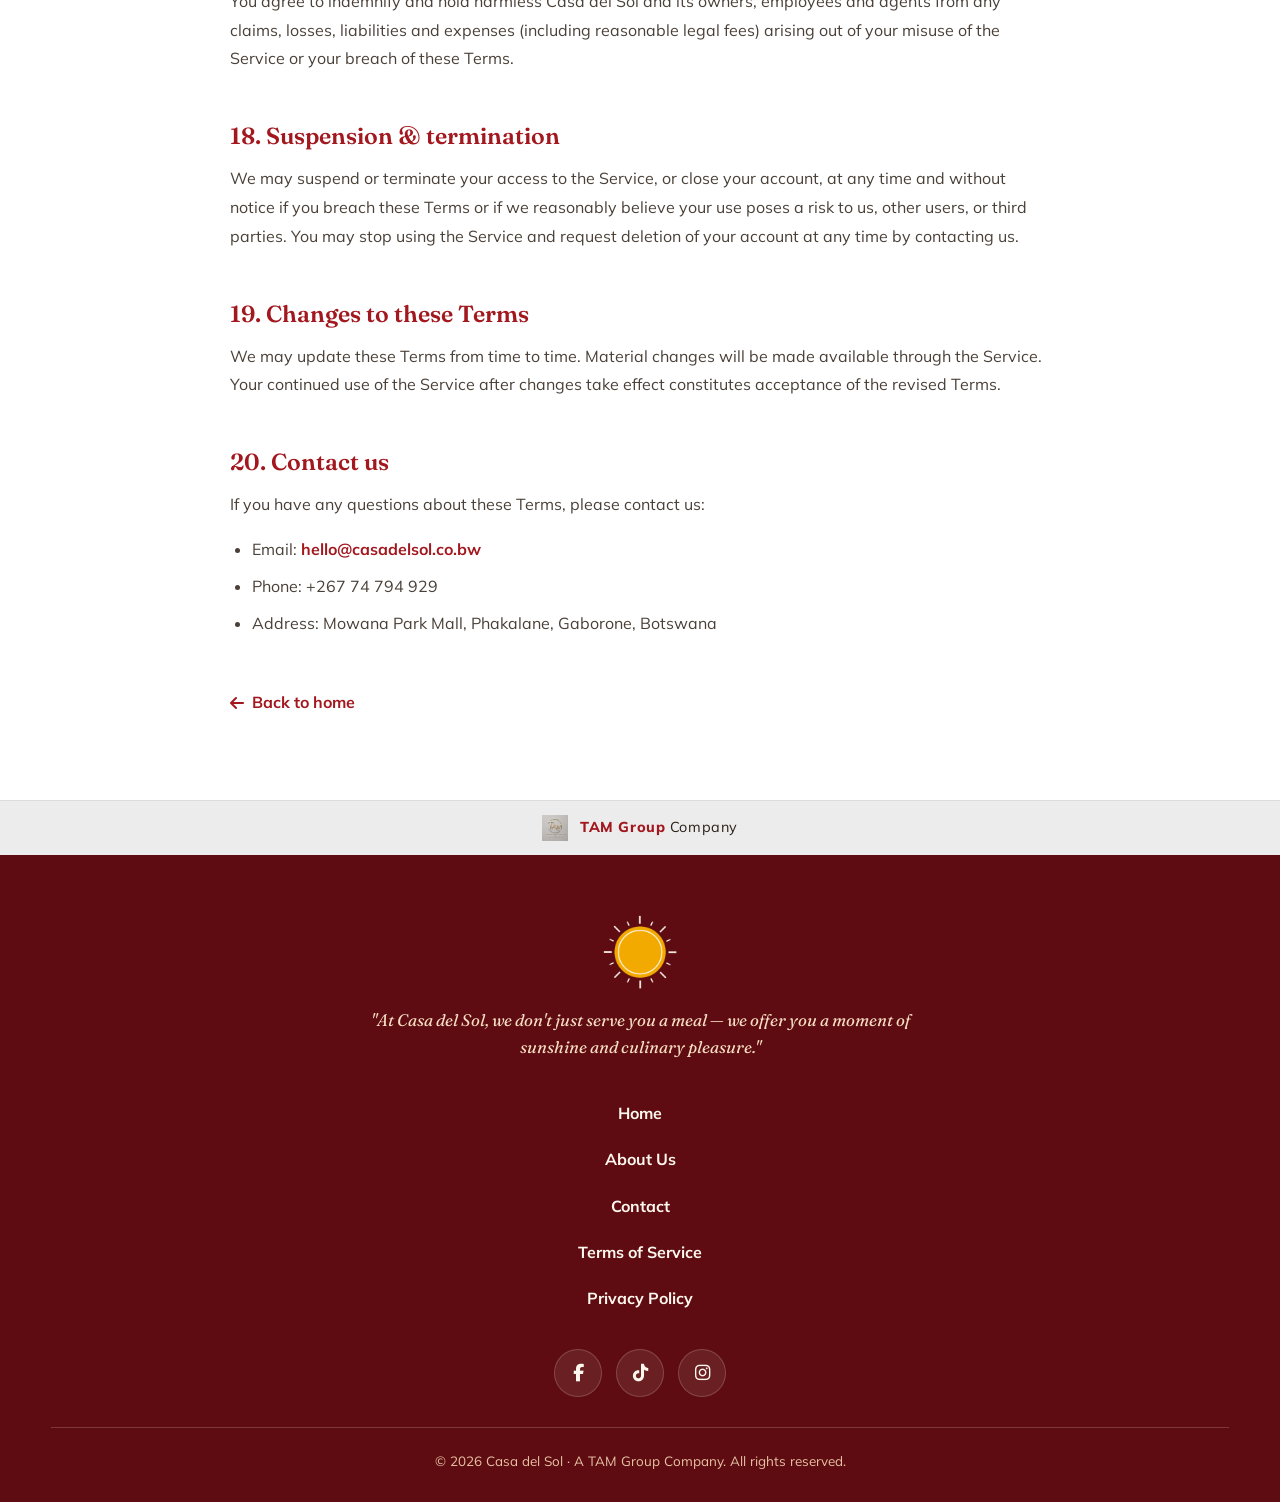
<file: terms.html>
<!DOCTYPE html>
<html lang="en">
<head>
  <meta charset="UTF-8" />
  <meta name="viewport" content="width=device-width, initial-scale=1.0" />
  <title>Terms of Service — Casa del Sol</title>
  <meta name="description" content="The Terms of Service governing the use of the Casa del Sol website and mobile application." />
  <link rel="preconnect" href="https://fonts.googleapis.com">
  <link rel="preconnect" href="https://fonts.gstatic.com" crossorigin>
  <link href="https://fonts.googleapis.com/css2?family=Fraunces:ital,opsz,wght@0,9..144,400;0,9..144,600;1,9..144,500;1,9..144,600&family=Mulish:wght@400;600;700;800&display=swap" rel="stylesheet">
  <link rel="stylesheet" href="https://cdnjs.cloudflare.com/ajax/libs/font-awesome/6.5.2/css/all.min.css">
  <link rel="stylesheet" href="styles.css" />
  <link rel="icon" type="image/png" href="images/casadelsol.logo.png" />
</head>
<body id="top">

  <!-- HEADER -->
  <header class="site-header">
    <div class="header-inner">
      <a class="brand" href="index.html" aria-label="Casa del Sol home">
        <img src="images/casadelsol.logo.png" alt="Casa del Sol sun emblem" />
        <span class="brand-name">Casa del <b>Sol</b></span>
      </a>
      <nav class="nav-desktop" aria-label="Primary">
        <a href="index.html#top">Home</a>
        <a href="index.html#about">About Us</a>
        <a href="index.html#find-us">Contact</a>
        <a href="terms.html">Terms of Service</a>
        <a href="privacy.html">Privacy Policy</a>
        <a class="btn-order" href="index.html#app">Order Online</a>
      </nav>
      <button class="menu-toggle" aria-label="Open menu" aria-controls="mobileMenu" aria-expanded="false">
        <span></span><span></span><span></span>
      </button>
    </div>
  </header>

  <div class="menu-overlay" id="menuOverlay"></div>
  <nav class="mobile-menu" id="mobileMenu" aria-label="Mobile">
    <a href="index.html#top"><i class="fa-solid fa-house"></i> Home</a>
    <hr>
    <a href="index.html#about"><i class="fa-solid fa-leaf"></i> About Us</a>
    <hr>
    <a href="index.html#find-us"><i class="fa-solid fa-location-dot"></i> Contact</a>
    <div class="mm-contact">
      <div><i class="fa-solid fa-phone"></i> +267 74 794 929</div>
      <div><i class="fa-solid fa-envelope"></i> contact@casadelsol.co.bw</div>
    </div>
    <hr>
    <a href="terms.html"><i class="fa-solid fa-file-contract"></i> Terms of Service</a>
    <hr>
    <a href="privacy.html"><i class="fa-solid fa-shield-halved"></i> Privacy Policy</a>
  </nav>

  <!-- LEGAL HERO -->
  <section class="legal-hero">
    <span class="eyebrow">Legal</span>
    <h1>Terms of Service</h1>
    <p>The agreement between you and Casa del Sol</p>
  </section>

  <!-- CONTENT -->
  <main class="legal">
    <div class="legal-wrap">
      <p class="updated">Last updated: 1st July 2026</p>

      <div class="legal-toc">
        <h4>Contents</h4>
        <ol>
          <li><a href="#s1">Acceptance of these Terms</a></li>
          <li><a href="#s2">About us &amp; definitions</a></li>
          <li><a href="#s3">Eligibility &amp; accounts</a></li>
          <li><a href="#s4">The service</a></li>
          <li><a href="#s5">Menu, pricing &amp; availability</a></li>
          <li><a href="#s6">Placing an order</a></li>
          <li><a href="#s7">Deposits, payments &amp; VAT</a></li>
          <li><a href="#s8">Pickup &amp; delivery</a></li>
          <li><a href="#s9">Cancellations &amp; refunds</a></li>
          <li><a href="#s10">Allergens &amp; food safety</a></li>
          <li><a href="#s11">Acceptable use</a></li>
          <li><a href="#s12">Intellectual property</a></li>
          <li><a href="#s13">Third-party services</a></li>
          <li><a href="#s14">Notifications &amp; communications</a></li>
          <li><a href="#s15">Disclaimers</a></li>
          <li><a href="#s16">Limitation of liability</a></li>
          <li><a href="#s17">Indemnification</a></li>
          <li><a href="#s18">Suspension &amp; termination</a></li>
          <li><a href="#s19">Changes to these Terms</a></li>
          <li><a href="#s20">Contact us</a></li>
        </ol>
      </div>

      <p>Please read these Terms of Service ("Terms") carefully. They form a binding agreement between you and Casa del Sol and govern your access to and use of our website, our mobile application, and the ordering, pickup and delivery services offered through them (together, the "Service").</p>

      <h2 id="s1">1. Acceptance of these Terms</h2>
      <p>By accessing or using the Service — including by browsing our website, creating an account, or placing an order — you confirm that you have read, understood and agree to be bound by these Terms and by our <a href="privacy.html">Privacy Policy</a>. If you do not agree, please do not use the Service.</p>

      <h2 id="s2">2. About us &amp; definitions</h2>
      <p>The Service is operated by Casa del Sol, a restaurant business operating in Botswana ("Casa del Sol", "we", "us", or "our"). In these Terms:</p>
      <ul>
        <li>"App" means the Casa del Sol mobile application for Android and iOS.</li>
        <li>"Website" means casadelsol.co.bw and its sub-pages.</li>
        <li>"You" or "Customer" means the person accessing or using the Service.</li>
        <li>"Order" means a request submitted through the Service for food or beverage items, for pickup or delivery.</li>
        <li>"Content" means all text, images, menus, logos, designs and other material made available through the Service.</li>
      </ul>

      <h2 id="s3">3. Eligibility &amp; accounts</h2>
      <p>You must be at least 18 years old, or the age of legal majority in your jurisdiction, to create an account or place an order. By using the Service you represent that you meet this requirement.</p>
      <p>When you create an account you agree to provide accurate, current and complete information and to keep it up to date. You are responsible for maintaining the confidentiality of your login credentials and for all activity that occurs under your account. Notify us immediately if you suspect any unauthorised use of your account.</p>

      <h2 id="s4">4. The service</h2>
      <p>The Service allows you to browse our menu, build custom orders, and submit orders for pickup or delivery. We may add, modify, suspend or remove features of the Service at any time without notice.</p>

      <h2 id="s5">5. Menu, pricing &amp; availability</h2>
      <p>We make every effort to display menu items, descriptions, images and prices accurately. However, images are illustrative, and actual items may vary. All prices are shown in Botswana Pula (BWP) and are inclusive or exclusive of Value Added Tax (VAT) as indicated at checkout.</p>
      <p>Menu items are subject to availability and may be withdrawn or changed without notice. If an item you ordered becomes unavailable, we will contact you to offer an alternative or a refund for that item.</p>

      <h2 id="s6">6. Placing an order</h2>
      <p>When you submit an Order through the Service, you are making an offer to purchase the selected items. An Order is only confirmed once we accept it and, where applicable, once any required deposit has been received. We reserve the right to decline or cancel any Order — for example, where items are unavailable, where we are unable to fulfil delivery to your location, where a pricing error has occurred, or where we suspect fraudulent or abusive activity.</p>
      <p>You are responsible for ensuring that the details you provide — including items, quantities, contact number, and delivery address — are correct before submitting your Order.</p>

      <h2 id="s7">7. Deposits, payments &amp; VAT</h2>
      <p>VAT is charged at the prevailing statutory rate in Botswana and is shown at checkout. Payment may be taken online through our payment provider or, where offered, on collection or delivery. By submitting payment details you confirm that you are authorised to use the relevant payment method.</p>

      <h2 id="s8">8. Pickup &amp; delivery</h2>
      <p>Pickup orders may be collected from our premises during opening hours. Delivery, where offered, is available only within our stated delivery area. Delivery times are estimates and are not guaranteed. Risk in the items passes to you on collection or delivery. You agree to be available to receive your Order and to provide accurate delivery instructions.</p>

      <h2 id="s9">9. Cancellations &amp; refunds</h2>
      <p>Because our food is freshly prepared to order, cancellation rights are limited once preparation has begun. If we cancel an Order for reasons within our control, or if an item is unavailable, you will receive a refund for the affected portion. Refunds are issued to the original payment method and may take several business days to process. If you have a concern about an Order, please contact us promptly.</p>

      <h2 id="s10">10. Allergens &amp; food safety</h2>
      <p>Our dishes are prepared in a kitchen that handles common allergens, including but not limited to gluten, dairy, eggs, nuts, soy and seafood. While we take care to note ingredients and accommodate allergy information you provide, we cannot guarantee that any item is free from traces of allergens. If you have a serious allergy or dietary requirement, please contact us directly before ordering. You are responsible for the accuracy of any allergy information you provide through the Service.</p>

      <h2 id="s11">11. Acceptable use</h2>
      <p>You agree not to:</p>
      <ul>
        <li>use the Service for any unlawful, fraudulent or harmful purpose;</li>
        <li>place fraudulent, false or abusive Orders;</li>
        <li>interfere with, disrupt, or attempt to gain unauthorised access to the Service or its systems;</li>
        <li>copy, scrape, reverse-engineer, or create derivative works from the Service or its Content; or</li>
        <li>use the Service in any way that infringes the rights of others or violates applicable law.</li>
      </ul>

      <h2 id="s12">12. Intellectual property</h2>
      <p>All Content and the underlying software, design, branding, logos and the "Casa del Sol" name are owned by or licensed to us and are protected by intellectual property laws. We grant you a limited, non-exclusive, non-transferable, revocable licence to use the Service for your own personal, non-commercial use. No other rights are granted.</p>

      <h2 id="s13">13. Third-party services</h2>
      <p>The Service relies on third-party providers — including cloud hosting and database services, push-notification delivery services, and payment processors — and may contain links to third-party websites. We are not responsible for the content, policies or practices of any third party. Your use of third-party services is governed by their own terms and policies.</p>

      <h2 id="s14">14. Notifications &amp; communications</h2>
      <p>By using the App, you may receive push notifications relating to your Orders (for example, order confirmation, preparation, readiness for pickup, and delivery updates). You can disable push notifications through your device settings at any time; doing so will not affect your ability to place Orders. We may also contact you by phone or email regarding your Order.</p>

      <h2 id="s15">15. Disclaimers</h2>
      <p>The Service is provided on an "as is" and "as available" basis. To the fullest extent permitted by law, we make no warranties, express or implied, regarding the Service, including as to availability, accuracy, reliability, or fitness for a particular purpose. We do not warrant that the Service will be uninterrupted or error-free.</p>

      <h2 id="s16">16. Limitation of liability</h2>
      <p>To the fullest extent permitted by applicable law, Casa del Sol shall not be liable for any indirect, incidental, special, consequential or punitive damages, or for any loss of profits, data or goodwill, arising out of or in connection with your use of the Service. Nothing in these Terms excludes or limits our liability where it would be unlawful to do so, including liability for death or personal injury caused by our negligence, or for fraud.</p>

      <h2 id="s17">17. Indemnification</h2>
      <p>You agree to indemnify and hold harmless Casa del Sol and its owners, employees and agents from any claims, losses, liabilities and expenses (including reasonable legal fees) arising out of your misuse of the Service or your breach of these Terms.</p>

      <h2 id="s18">18. Suspension &amp; termination</h2>
      <p>We may suspend or terminate your access to the Service, or close your account, at any time and without notice if you breach these Terms or if we reasonably believe your use poses a risk to us, other users, or third parties. You may stop using the Service and request deletion of your account at any time by contacting us.</p>

      <h2 id="s19">19. Changes to these Terms</h2>
      <p>We may update these Terms from time to time. Material changes will be made available through the Service. Your continued use of the Service after changes take effect constitutes acceptance of the revised Terms.</p>

      <h2 id="s21">20. Contact us</h2>
      <p>If you have any questions about these Terms, please contact us:</p>
      <ul>
        <li>Email: <a href="mailto:hello@casadelsol.co.bw">hello@casadelsol.co.bw</a></li>
        <li>Phone: +267 74 794 929</li>
        <li>Address: Mowana Park Mall, Phakalane, Gaborone, Botswana</li>
      </ul>

      <a class="back-home" href="index.html"><i class="fa-solid fa-arrow-left"></i> Back to home</a>
    </div>
  </main>

  <!-- THIN FOOTER -->
  <div class="footer-thin">
    <img src="images/logo.png" alt="TAM Group logo">
    <span><b>TAM Group</b> Company</span>
  </div>

  <!-- MAIN FOOTER -->
  <footer class="footer-main">
    <div class="wrap">
      <img class="f-logo" src="images/logo-light.png" alt="Casa del Sol">
      <p class="footer-tag">"At Casa del Sol, we don't just serve you a meal — we offer you a moment of sunshine and culinary pleasure."</p>
      <nav class="footer-nav" aria-label="Footer">
        <a href="index.html#top">Home</a>
        <a href="index.html#about">About Us</a>
        <a href="index.html#find-us">Contact</a>
        <a href="terms.html">Terms of Service</a>
        <a href="privacy.html">Privacy Policy</a>
      </nav>
      <div class="footer-social">
        <a href="#" aria-label="Facebook"><i class="fa-brands fa-facebook-f"></i></a>
        <a href="#" aria-label="TikTok"><i class="fa-brands fa-tiktok"></i></a>
        <a href="#" aria-label="Instagram"><i class="fa-brands fa-instagram"></i></a>
      </div>
      <div class="footer-base">© <span id="year"></span> Casa del Sol · A TAM Group Company. All rights reserved.</div>
    </div>
  </footer>

  <script>document.getElementById("year").textContent = new Date().getFullYear();</script>
  <script src="script.js"></script>
</body>
</html>
</file>
<file: styles.css>
/* =====================================================================
   CASA DEL SOL  —  shared styles
   Palette : deep red · saffron gold · warm cream · charcoal
   Display : Fraunces   Body : Mulish
   Signature: the sun (Casa del Sol = House of the Sun)
   ===================================================================== */

:root{
  --red:        #A2181E;
  --red-dark:   #7A1016;
  --red-deep:   #5E0C11;
  --gold:       #F2A900;
  --gold-light: #F7C846;
  --cream:      #FFF8EF;
  --cream-2:    #FBEEDD;
  --char:       #2B2018;
  --char-soft:  #5b4d42;
  --white:      #ffffff;
  --line:       rgba(255,255,255,.18);

  --maxw: 1180px;
  --radius: 16px;
  --shadow: 0 18px 50px rgba(94,12,17,.16);
  --shadow-sm: 0 8px 24px rgba(94,12,17,.10);
  --ease: cubic-bezier(.22,.61,.36,1);
}

*{ box-sizing:border-box; }
html{ scroll-behavior:smooth; }
body{
  margin:0;
  font-family:"Mulish", system-ui, -apple-system, "Segoe UI", sans-serif;
  color:var(--char);
  background:var(--cream);
  line-height:1.65;
  -webkit-font-smoothing:antialiased;
  overflow-x:hidden;
}
img{ display:block; max-width:100%; }
a{ color:inherit; text-decoration:none; }
h1,h2,h3{ font-family:"Fraunces", Georgia, serif; font-weight:600; line-height:1.08; margin:0; }

.wrap{ width:min(var(--maxw), 92%); margin-inline:auto; }
.eyebrow{
  font-family:"Mulish"; font-weight:800; letter-spacing:.28em;
  text-transform:uppercase; font-size:.72rem; color:var(--gold);
}

/* ---------- Sun divider (signature) ---------- */
.sun-divider{ display:flex; align-items:center; gap:18px; justify-content:center; margin:0 auto 26px; }
.sun-divider .rule{ height:2px; width:min(120px,18vw); background:linear-gradient(90deg,transparent,var(--gold)); }
.sun-divider .rule.right{ background:linear-gradient(90deg,var(--gold),transparent); }
.sun-mark{
  width:30px; height:30px; flex:none; border-radius:50%;
  background:radial-gradient(circle at 50% 45%, var(--gold-light), var(--gold) 60%, var(--red) 61%);
  box-shadow:0 0 0 4px rgba(242,169,0,.18);
  position:relative;
}
.sun-mark::before{
  content:""; position:absolute; inset:-9px; border-radius:50%;
  background:
    repeating-conic-gradient(var(--gold) 0deg 6deg, transparent 6deg 22.5deg);
  -webkit-mask:radial-gradient(circle, transparent 60%, #000 61%);
          mask:radial-gradient(circle, transparent 60%, #000 61%);
  opacity:.9;
}

/* =====================================================================
   HEADER
   ===================================================================== */
.site-header{
  position:sticky; top:0; z-index:60;
  background:var(--red);
  color:var(--cream);
  box-shadow:0 6px 24px rgba(94,12,17,.28);
}
.header-inner{
  display:flex; align-items:center; justify-content:space-between;
  width:min(var(--maxw), 96%); margin-inline:auto;
  height:74px; padding-left:0;
}
.brand{ display:flex; align-items:center; gap:12px; padding-left:14px; }
.brand img{ height:46px; width:46px; }
.brand-name{
  font-family:"Fraunces", serif; font-weight:600; font-size:1.32rem;
  color:var(--cream); letter-spacing:.01em;
}
.brand-name b{ color:var(--gold-light); font-weight:600; }

/* desktop nav */
.nav-desktop{ display:flex; align-items:center; gap:6px; }
.nav-desktop a{
  position:relative; padding:10px 14px; font-weight:700; font-size:.92rem;
  color:var(--cream); border-radius:10px; transition:color .25s var(--ease), background .25s var(--ease);
}
.nav-desktop a::after{
  content:""; position:absolute; left:14px; right:14px; bottom:6px; height:2px;
  background:var(--gold-light); transform:scaleX(0); transform-origin:left;
  transition:transform .3s var(--ease);
}
.nav-desktop a:hover{ color:var(--gold-light); }
.nav-desktop a:hover::after{ transform:scaleX(1); }
.nav-desktop a.btn-order{
  background:var(--gold); color:var(--red-deep); margin-left:8px;
}
.nav-desktop a.btn-order::after{ display:none; }
.nav-desktop a.btn-order:hover{ background:var(--gold-light); color:var(--red-deep); }

/* hamburger */
.menu-toggle{
  display:none; flex-direction:column; gap:5px; cursor:pointer;
  background:transparent; border:0; padding:10px; border-radius:10px;
}
.menu-toggle span{ width:26px; height:3px; border-radius:3px; background:var(--cream); transition:.3s var(--ease); }
.menu-toggle.open span:nth-child(1){ transform:translateY(8px) rotate(45deg); }
.menu-toggle.open span:nth-child(2){ opacity:0; }
.menu-toggle.open span:nth-child(3){ transform:translateY(-8px) rotate(-45deg); }

/* slide-out menu */
.mobile-menu{
  position:fixed; top:0; right:0; height:100dvh; width:min(330px,86vw);
  background:var(--red-dark); color:var(--cream); z-index:70;
  transform:translateX(100%); transition:transform .4s var(--ease);
  padding:90px 26px 30px; box-shadow:-20px 0 60px rgba(0,0,0,.4);
  display:flex; flex-direction:column;
}
.mobile-menu.open{ transform:translateX(0); }
.mobile-menu a{
  display:flex; align-items:center; gap:12px;
  padding:16px 6px; font-weight:700; font-size:1.04rem; color:var(--cream);
  transition:color .2s var(--ease), padding-left .25s var(--ease);
}
.mobile-menu a i{ color:var(--gold-light); width:22px; text-align:center; }
.mobile-menu a:hover{ color:var(--gold-light); padding-left:14px; }
.mobile-menu hr{ border:0; border-top:1px solid var(--line); margin:0; }
.mm-contact{ font-size:.86rem; color:var(--gold-light); padding:4px 6px 14px; line-height:1.9; }
.mm-contact div{ display:flex; align-items:center; gap:10px; color:var(--cream); }
.mm-contact i{ color:var(--gold-light); width:20px; }
.menu-overlay{
  position:fixed; inset:0; background:rgba(43,32,24,.55); z-index:65;
  opacity:0; visibility:hidden; transition:.35s var(--ease);
}
.menu-overlay.open{ opacity:1; visibility:visible; }

/* =====================================================================
   HERO
   ===================================================================== */
.hero{ position:relative; min-height:min(86vh,720px); display:grid; place-items:center; overflow:hidden; }
.hero-img{ position:absolute; inset:0; width:100%; height:100%; object-fit:cover; object-position:center 35%; }
.hero::after{
  content:""; position:absolute; inset:0;
  background:linear-gradient(180deg, rgba(94,12,17,.34) 0%, rgba(94,12,17,.58) 100%);
}
.hero-content{ position:relative; z-index:2; text-align:center; color:var(--cream); padding:40px 20px; max-width:840px; }
.hero-content .eyebrow{ display:inline-block; margin-bottom:18px; }
.hero h1{
  font-size:clamp(2.5rem, 6vw, 4.6rem); color:var(--cream);
  text-shadow:0 4px 30px rgba(0,0,0,.35); margin-bottom:18px;
}
.hero h1 .em{ color:var(--gold-light); font-style:italic; }
.hero p{ font-size:clamp(1rem,1.6vw,1.22rem); max-width:600px; margin:0 auto 30px; color:#fbe9d3; }
.hero .cta-row{ display:flex; gap:14px; justify-content:center; flex-wrap:wrap; }
.btn{
  display:inline-flex; align-items:center; gap:10px; cursor:pointer;
  padding:14px 26px; border-radius:999px; font-weight:800; font-size:.96rem;
  border:2px solid transparent; transition:transform .25s var(--ease), background .25s var(--ease), color .25s var(--ease);
}
.btn:hover{ transform:translateY(-3px); }
.btn-gold{ background:var(--gold); color:var(--red-deep); }
.btn-gold:hover{ background:var(--gold-light); }
.btn-ghost{ border-color:var(--cream); color:var(--cream); }
.btn-ghost:hover{ background:var(--cream); color:var(--red-deep); }

/* scroll cue */
.scroll-cue{ position:absolute; bottom:22px; left:50%; transform:translateX(-50%); z-index:2; color:var(--gold-light); animation:bob 2s var(--ease) infinite; }
@keyframes bob{ 0%,100%{ transform:translate(-50%,0);} 50%{ transform:translate(-50%,10px);} }

/* =====================================================================
   SECTION SHELL
   ===================================================================== */
.section{ padding:clamp(64px,9vw,110px) 0; }
.section-head{ text-align:center; max-width:760px; margin:0 auto 46px; }
.section-head h2{ font-size:clamp(2rem,4vw,3rem); color:var(--red); margin-bottom:10px; }
.section-head p{ color:var(--char-soft); font-size:1.05rem; }

/* ---------- Philosophy ---------- */
.philosophy{ background:
   radial-gradient(1200px 480px at 80% -10%, var(--cream-2), transparent 60%),
   var(--cream); }
.philo-grid{ max-width:860px; margin:0 auto; }
.philo-grid p{ font-size:1.1rem; color:var(--char-soft); margin:0 0 22px; }
.philo-grid p strong{ color:var(--red); font-weight:800; }
.philo-list{ list-style:none; padding:0; margin:0 0 30px; display:grid; gap:16px; }
.philo-list li{
  position:relative; padding:18px 20px 18px 58px; background:var(--white);
  border-radius:14px; box-shadow:var(--shadow-sm); font-size:1.02rem; color:var(--char-soft);
}
.philo-list li::before{
  content:"\f185"; font-family:"Font Awesome 6 Free"; font-weight:900;
  position:absolute; left:18px; top:50%; transform:translateY(-50%);
  color:var(--gold); font-size:1.2rem;
}
.pull-quote{
  text-align:center; margin:10px auto 0; max-width:760px;
  font-family:"Fraunces", serif; font-style:italic; font-size:clamp(1.25rem,2.6vw,1.7rem);
  color:var(--red); line-height:1.5; position:relative; padding:30px 20px 0;
}
.pull-quote::before{
  content:"\201C"; font-family:"Fraunces",serif; font-size:4rem; color:var(--gold);
  display:block; line-height:.4; margin-bottom:18px;
}

/* =====================================================================
   GALLERY / SLIDESHOW (square)
   ===================================================================== */
.gallery{ background:linear-gradient(180deg, var(--cream) 0%, var(--cream-2) 100%); }
.slideshow{
  position:relative; width:min(560px,90vw); aspect-ratio:1/1; margin:0 auto;
  border-radius:22px; overflow:hidden; box-shadow:var(--shadow);
  border:6px solid var(--white);
}
.slides{ position:absolute; inset:0; }
.slide{
  position:absolute; inset:0; opacity:0; transition:opacity .9s var(--ease);
  transform:scale(1.04);
}
.slide.active{ opacity:1; transform:scale(1); transition:opacity .9s var(--ease), transform 5s linear; }
.slide img{ width:100%; height:100%; object-fit:cover; }
.slide-cap{
  position:absolute; left:0; right:0; bottom:0; padding:26px 22px 20px;
  background:linear-gradient(transparent, rgba(94,12,17,.78));
  color:var(--cream); font-family:"Fraunces",serif; font-size:1.2rem; font-weight:600;
}
.slide-arrow{
  position:absolute; top:50%; transform:translateY(-50%); z-index:3;
  width:46px; height:46px; border-radius:50%; border:0; cursor:pointer;
  background:rgba(255,248,239,.9); color:var(--red); font-size:1.1rem;
  display:grid; place-items:center; box-shadow:var(--shadow-sm);
  transition:background .2s var(--ease), transform .2s var(--ease);
}
.slide-arrow:hover{ background:var(--gold); color:var(--red-deep); }
.slide-arrow.prev{ left:14px; }
.slide-arrow.next{ right:14px; }
.dots{ display:flex; gap:9px; justify-content:center; margin-top:22px; }
.dots button{
  width:11px; height:11px; border-radius:50%; border:0; cursor:pointer;
  background:rgba(162,24,30,.25); transition:.25s var(--ease);
}
.dots button.active{ background:var(--red); transform:scale(1.25); }

/* =====================================================================
   FOLLOW US
   ===================================================================== */
.social{ background:var(--red); color:var(--cream); text-align:center; }
.social h2{ color:var(--cream); font-size:clamp(1.8rem,3.6vw,2.6rem); }
.social .eyebrow{ color:var(--gold-light); }
.social p{ color:#f6dcc2; max-width:460px; margin:8px auto 30px; }
.social-row{ display:flex; gap:16px; justify-content:center; flex-wrap:wrap; }
.social-row a{
  width:62px; height:62px; border-radius:50%; display:grid; place-items:center;
  background:rgba(255,248,239,.10); border:1px solid var(--line); color:var(--cream);
  font-size:1.4rem; transition:transform .25s var(--ease), background .25s var(--ease), color .25s var(--ease);
}
.social-row a:hover{ background:var(--gold); color:var(--red-deep); transform:translateY(-5px); }

/* =====================================================================
   APP DOWNLOAD
   ===================================================================== */
.appdl{ background:linear-gradient(135deg, var(--gold) 0%, var(--gold-light) 100%); color:var(--red-deep); }
.appdl .inner{ display:flex; align-items:center; justify-content:space-between; gap:40px; flex-wrap:wrap; }
.appdl .copy{ flex:1 1 320px; }
.appdl .eyebrow{ color:var(--red); }
.appdl h2{ color:var(--red-deep); font-size:clamp(1.9rem,3.6vw,2.8rem); margin:6px 0 10px; }
.appdl p{ color:var(--red-dark); font-weight:600; max-width:440px; }
.store-row{ display:flex; gap:14px; flex-wrap:wrap; margin-top:8px; }
.store-btn{
  display:inline-flex; align-items:center; gap:12px; padding:12px 22px;
  background:var(--red-deep); color:var(--cream); border-radius:14px;
  transition:transform .25s var(--ease), background .25s var(--ease);
}
.store-btn:hover{ transform:translateY(-4px); background:var(--char); }
.store-btn i{ font-size:1.9rem; color:#fff; }
.store-btn .st{ display:flex; flex-direction:column; line-height:1.15; }
.store-btn .st small{ font-size:.66rem; text-transform:uppercase; letter-spacing:.12em; opacity:.85; }
.store-btn .st b{ font-size:1.02rem; font-family:"Fraunces",serif; font-weight:600; }
.app-emblem{ flex:0 0 auto; }
.app-emblem img{ width:min(200px,40vw); filter:drop-shadow(0 18px 30px rgba(94,12,17,.3)); }

/* =====================================================================
   FIND US
   ===================================================================== */
.findus{ background:var(--cream); }
.findus-grid{ display:grid; grid-template-columns:1.1fr .9fr; gap:34px; align-items:stretch; }
.map-card{ border-radius:var(--radius); overflow:hidden; box-shadow:var(--shadow); min-height:340px; }
.map-card img,.map-card iframe{ width:100%; height:100%; min-height:340px; border:0; object-fit:cover; }
.info-card{ background:var(--white); border-radius:var(--radius); box-shadow:var(--shadow-sm); padding:34px; display:flex; flex-direction:column; gap:22px; }
.info-row{ display:flex; gap:16px; align-items:flex-start; }
.info-row .ic{
  flex:none; width:46px; height:46px; border-radius:12px; display:grid; place-items:center;
  background:var(--cream-2); color:var(--red); font-size:1.15rem;
}
.info-row h4{ margin:0 0 4px; font-family:"Fraunces",serif; font-size:1.1rem; color:var(--red); }
.info-row p{ margin:0; color:var(--char-soft); font-size:.98rem; }
.info-row a{ color:var(--char-soft); }
.info-row a:hover{ color:var(--red); }
.hours-line{ display:flex; gap:10px; font-size:.96rem; color:var(--char-soft); white-space:nowrap; }
.hours-line span:last-child{ font-weight:700; color:var(--char); }

/* =====================================================================
   FOOTERS
   ===================================================================== */
.footer-thin{
  background:#ECECEC; color:var(--char);
  display:flex; align-items:center; justify-content:center; gap:12px;
  padding:14px 16px; font-size:.9rem; letter-spacing:.04em;
  border-top:1px solid #dcdcdc;
}
.footer-thin img{ width:26px; height:26px; }
.footer-thin b{ color:var(--red); font-weight:800; }

.footer-main{ background:var(--red-deep); color:var(--cream); text-align:center; padding:60px 0 30px; }
.footer-main .f-logo{ width:74px; height:74px; margin:0 auto 18px; }
.footer-tag{
  font-family:"Fraunces",serif; font-style:italic; font-size:1.05rem; color:#f6dcc2;
  max-width:560px; margin:0 auto 30px; line-height:1.6;
}
.footer-nav{ display:flex; flex-direction:column; gap:2px; margin-bottom:28px; }
.footer-nav a{ padding:9px; font-weight:700; color:var(--cream); transition:color .2s var(--ease); }
.footer-nav a:hover{ color:var(--gold-light); }
.footer-social{ display:flex; gap:14px; justify-content:center; margin-bottom:30px; }
.footer-social a{
  width:48px; height:48px; border-radius:50%; display:grid; place-items:center;
  background:rgba(255,248,239,.08); border:1px solid var(--line); color:var(--cream);
  font-size:1.1rem; transition:.25s var(--ease);
}
.footer-social a:hover{ background:var(--gold); color:var(--red-deep); transform:translateY(-4px); }
.footer-base{ border-top:1px solid var(--line); padding-top:22px; font-size:.84rem; color:#e7c3a6; }
.footer-base a{ color:var(--gold-light); }

/* =====================================================================
   LEGAL PAGES  (terms / privacy)
   ===================================================================== */
.legal-hero{
  background:var(--red); color:var(--cream); text-align:center;
  padding:64px 20px 54px;
}
.legal-hero .eyebrow{ color:var(--gold-light); }
.legal-hero h1{ font-size:clamp(2.2rem,5vw,3.4rem); color:var(--cream); margin-top:12px; }
.legal-hero p{ color:#f6dcc2; margin-top:10px; }
.legal{ background:var(--white); }
.legal-wrap{ width:min(820px,92%); margin:0 auto; padding:clamp(48px,7vw,84px) 0; }
.legal-wrap .updated{ color:var(--char-soft); font-size:.85rem; margin-bottom:34px; }
.legal-wrap h2{
  font-family:"Fraunces",serif; font-size:1.45rem; color:var(--red);
  margin:42px 0 10px; padding-top:8px;
}
.legal-wrap h2:first-of-type{ margin-top:0; }
.legal-wrap h3{ font-family:"Fraunces",serif; font-size:1.1rem; color:var(--char); margin:24px 0 8px; }
.legal-wrap p, .legal-wrap li{ color:#4a4038; font-size:1rem; line-height:1.8; }
.legal-wrap ul{ padding-left:22px; margin:10px 0 16px; }
.legal-wrap li{ margin-bottom:8px; }
.legal-wrap a{ color:var(--red); font-weight:700; }
.legal-toc{
  background:var(--cream); border:1px solid var(--cream-2); border-radius:14px;
  padding:22px 26px; margin-bottom:40px;
}
.legal-toc h4{ margin:0 0 12px; font-family:"Fraunces",serif; color:var(--red); }
.legal-toc ol{ margin:0; padding-left:20px; columns:2; column-gap:30px; }
.legal-toc a{ color:var(--char-soft); font-weight:600; font-size:.92rem; }
.legal-toc a:hover{ color:var(--red); }
.back-home{ display:inline-flex; align-items:center; gap:8px; margin-top:36px; font-weight:800; color:var(--red); }

/* =====================================================================
   SCROLL REVEAL
   ===================================================================== */
.reveal{ opacity:0; transform:translateY(30px); transition:opacity .8s var(--ease), transform .8s var(--ease); }
.reveal.in{ opacity:1; transform:none; }

/* =====================================================================
   RESPONSIVE
   ===================================================================== */
@media (max-width: 900px){
  .nav-desktop{ display:none; }
  .menu-toggle{ display:flex; }
  .findus-grid{ grid-template-columns:1fr; }
  .appdl .inner{ flex-direction:column; text-align:center; }
  .appdl .copy{ flex-basis:auto; }
  .store-row{ justify-content:center; }
  .app-emblem{ order:-1; }
}
@media (max-width: 560px){
  .header-inner{ height:64px; }
  .brand img{ height:38px; width:38px; }
  .brand-name{ font-size:1.1rem; }
  .legal-toc ol{ columns:1; }
}

/* reduced motion */
@media (prefers-reduced-motion: reduce){
  *{ animation:none !important; transition:none !important; scroll-behavior:auto !important; }
  .reveal{ opacity:1; transform:none; }
}

/* focus visibility */
a:focus-visible, button:focus-visible{ outline:3px solid var(--gold-light); outline-offset:3px; border-radius:6px; }

/* ===== mobile menu: Back button + collapsible Contact + hero crop ===== */
.mm-close{
  position:absolute; top:20px; left:22px;
  display:flex; align-items:center; gap:8px;
  background:transparent; border:0; cursor:pointer;
  color:var(--cream); font:inherit; font-weight:800; font-size:1rem; padding:6px 4px;
  transition:color .2s var(--ease);
}
.mm-close i{ font-size:.95rem; }
.mm-close:hover{ color:var(--gold-light); }

.mobile-menu .mm-contact-toggle{
  display:flex; align-items:center; gap:12px; width:100%;
  background:transparent; border:0; cursor:pointer; text-align:left;
  padding:16px 6px; font:inherit; font-weight:700; font-size:1.04rem; color:var(--cream);
  transition:color .2s var(--ease), padding-left .25s var(--ease);
}
.mobile-menu .mm-contact-toggle > i:first-child{ color:var(--gold-light); width:22px; text-align:center; }
.mobile-menu .mm-contact-toggle:hover{ color:var(--gold-light); padding-left:14px; }
.mm-chev{ margin-left:auto; font-size:.85rem; transition:transform .3s var(--ease); }
.mm-contact-toggle.open .mm-chev{ transform:rotate(180deg); }

.mm-contact{
  max-height:0; overflow:hidden; padding-top:0; padding-bottom:0;
  transition:max-height .32s var(--ease), padding .32s var(--ease);
}
.mm-contact-toggle.open + .mm-contact{ max-height:140px; padding-bottom:14px; }

@media (max-width: 560px){
  .hero-img{ height:132%; bottom:auto; }        /* crop more off the bottom on phones */
  .hero-content{ transform:translateY(-18px); }  /* nudge the hero text up */
}
</file>
